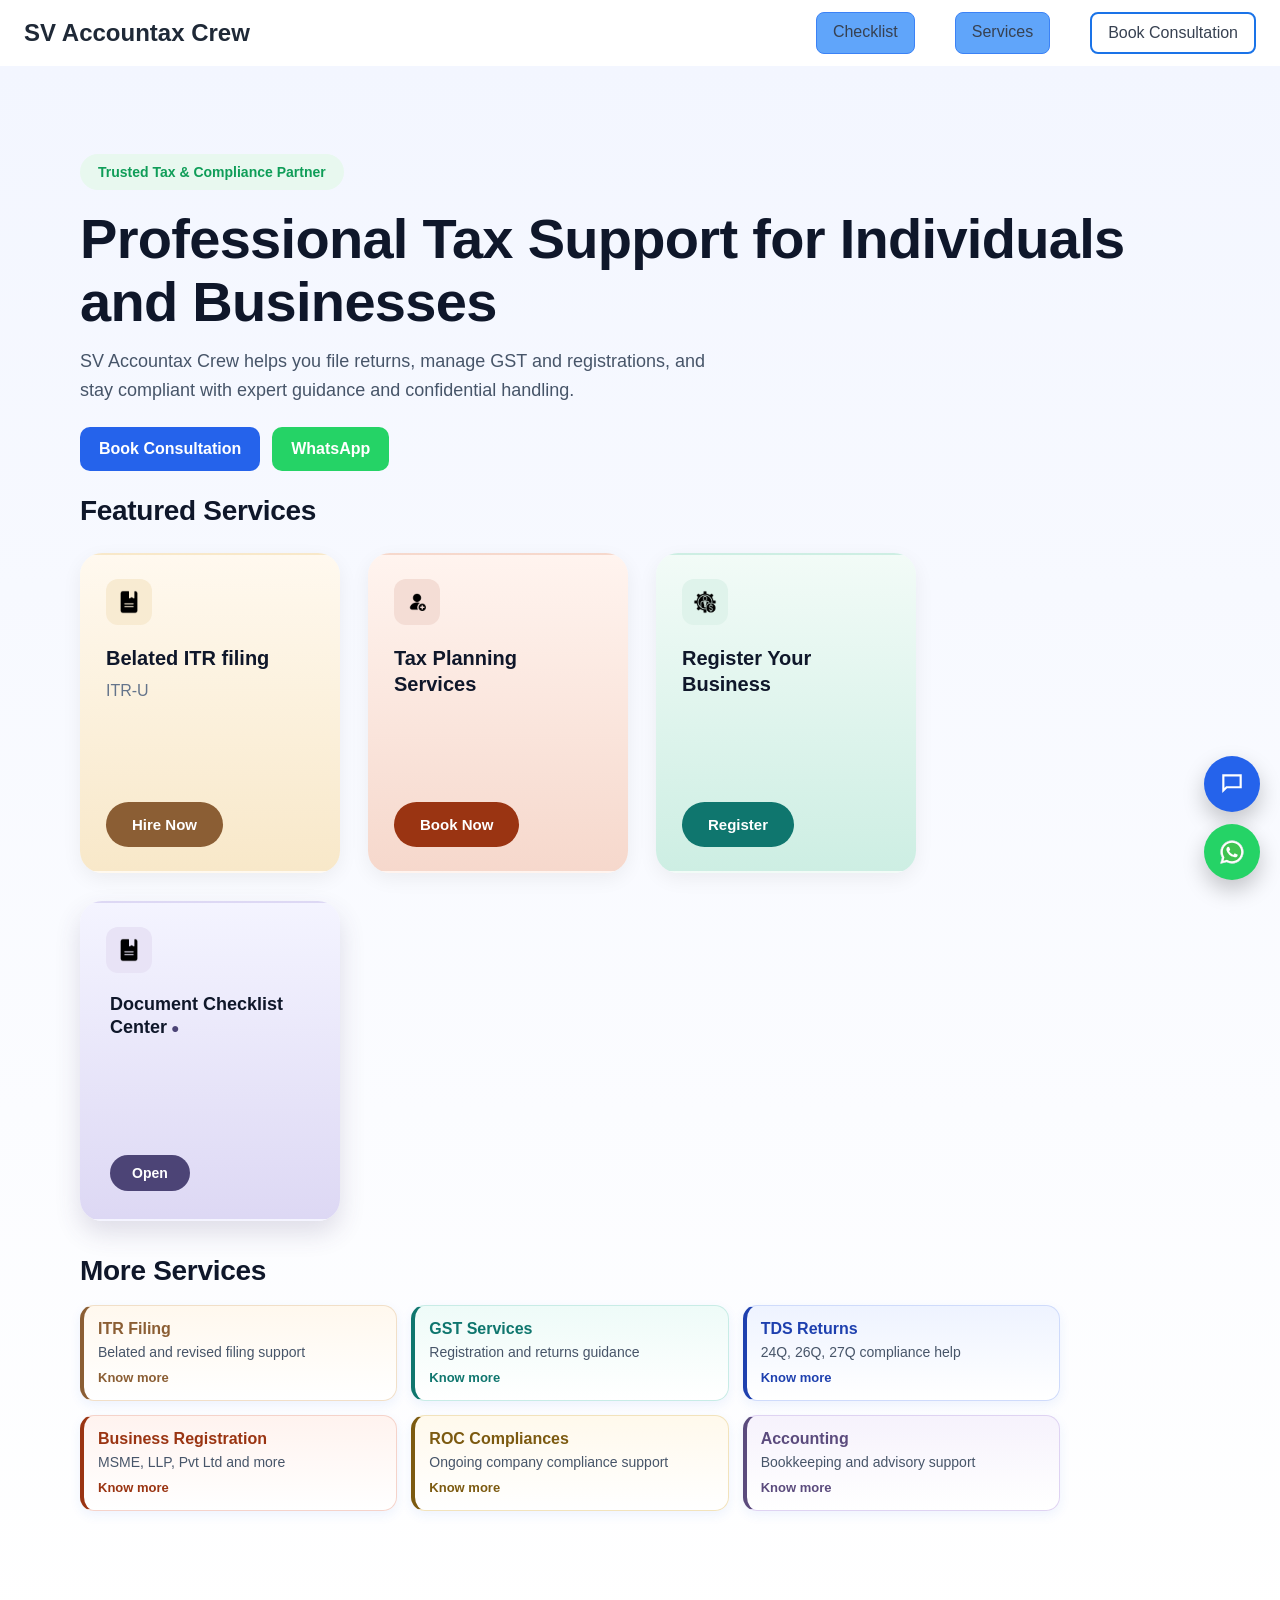
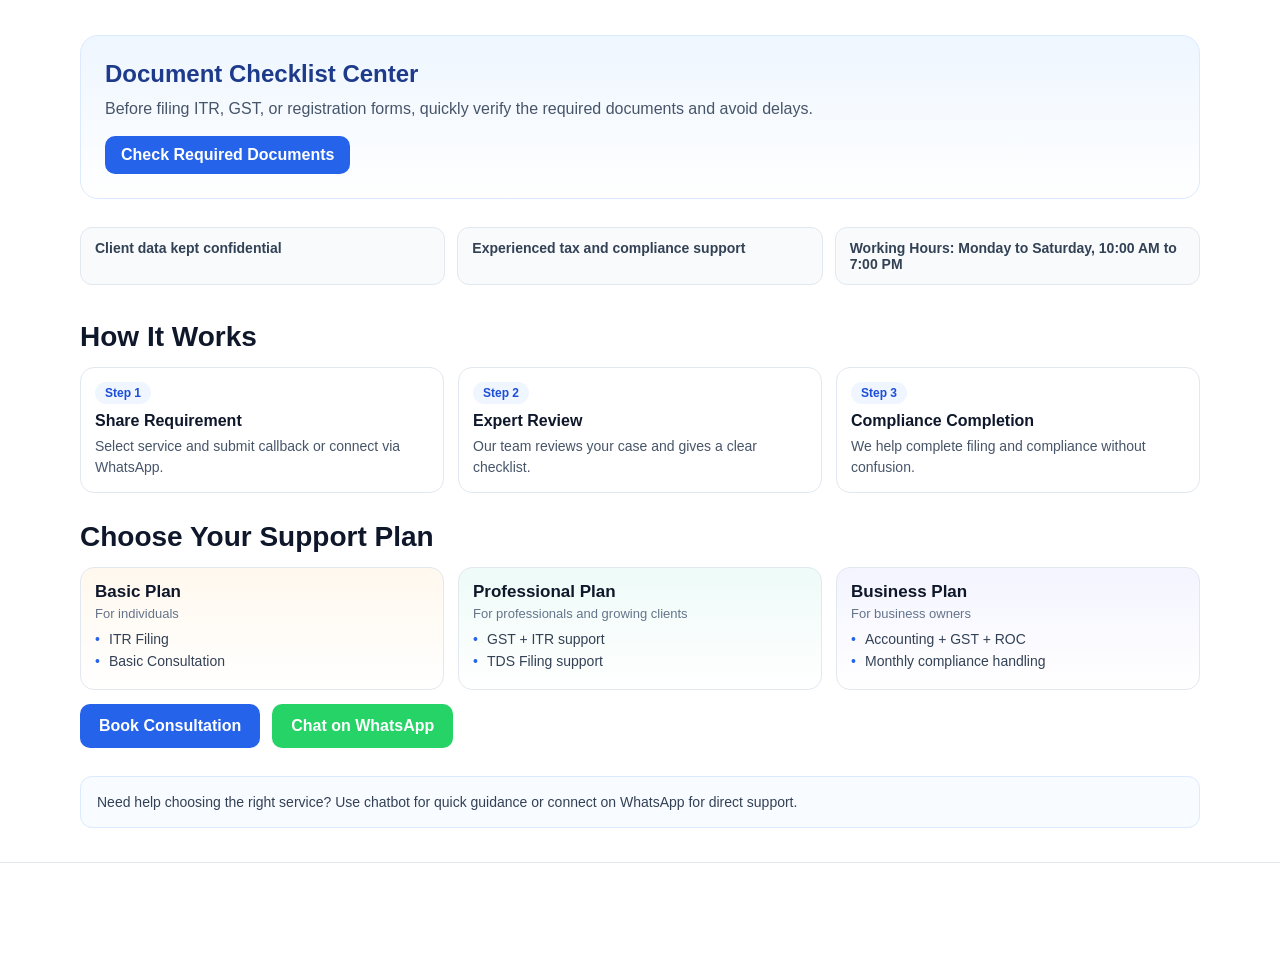
<file: index.html>
<!DOCTYPE html>
<html lang="en">
<head>
  <meta charset="UTF-8">
  <meta name="viewport" content="width=device-width, initial-scale=1.0">
  <title>SV Accountax Crew</title>
  <link rel="stylesheet" href="style.css">
</head>
<body>

<nav class="navbar">
  <div class="logo">SV Accountax Crew</div>

  <div class="nav-links">
    <a href="document-checklist.html" class="nav-link is-loading-link">Checklist</a>
    <a href="tax-planning.html" class="nav-link is-loading-link">Services</a>
    <a href="consultation.html" class="get-started is-loading-link">Book Consultation</a>
  </div>
</nav>

<section class="hero home-animate">
  <div class="hero-content">
    <div class="badge">
      Trusted Tax & Compliance Partner
    </div>

    <h1>Professional Tax Support for Individuals and Businesses</h1>

    <p class="hero-subtext">
      SV Accountax Crew helps you file returns, manage GST and registrations,
      and stay compliant with expert guidance and confidential handling.
    </p>

    <div class="hero-actions">
      <a href="consultation.html" class="hero-btn hero-btn-primary is-loading-link">Book Consultation</a>
      <a
        href="https://wa.me/919676359019?text=Hi%20I%20need%20tax%20assistance"
        target="_blank"
        rel="noopener noreferrer"
        class="hero-btn hero-btn-whatsapp"
      >WhatsApp</a>
    </div>

    <h2 class="featured-heading">Featured Services</h2>
    <div class="cards">

      <div class="card yellow">
        <div class="card-content">
          <div class="card-badge purple">Revised Filing by Experts</div>
          <div class="icon">
            <img src="icons/document.png" width="24" height="24" decoding="async">
          </div>
          <h3>Belated ITR filing</h3>
          <p>ITR-U</p>
        </div>
        <a href="belated-itr.html" class="btn-link">
          <button>Hire Now</button>
        </a>
      </div>

      <div class="card peach">
        <div class="card-content">
          <div class="card-badge blue">Max Tax Savings Guaranteed</div>
          <div class="icon">
            <img src="icons/register.png" width="24" height="24" decoding="async">
          </div>
          <h3>Tax Planning Services</h3>
          <p>&nbsp;</p>
        </div>
        <a href="tax-planning.html" class="btn-link">
          <button>Book Now</button>
        </a>
      </div>

      <div class="card orange">
        <div class="card-content">
          <div class="card-badge green">Easy & Fast Registration</div>
          <div class="icon">
            <img src="icons/bussiness.png" width="24" height="24" decoding="async">
          </div>
          <h3>Register Your Business</h3>
          <p>&nbsp;</p>
        </div>
        <a href="register-business.html" class="btn-link">
          <button>Register</button>
        </a>
      </div>

      <div class="card cyan">
        <div class="card-content">
          <div class="card-badge green">All Required Docs in One Place</div>
          <div class="icon">
            <img src="icons/document.png" width="24" height="24" decoding="async">
          </div>
          <h3>Document Checklist Center</h3>
          <p>&nbsp;</p>
        </div>
        <a href="document-checklist.html" class="btn-link">
          <button>Open</button>
        </a>
      </div>

    </div>

    <div class="quick-services-wrap home-animate delay-1">
      <h2 class="featured-heading">More Services</h2>
      <div class="quick-services">
        <a href="belated-itr.html" class="quick-service-card is-loading-link">
          <h4>ITR Filing</h4>
          <p>Belated and revised filing support</p>
          <span>Know more</span>
        </a>
      <a href="tax-planning.html?service=GST%20Returns%20Filing" class="quick-service-card is-loading-link">
        <h4>GST Services</h4>
        <p>Registration and returns guidance</p>
        <span>Know more</span>
      </a>
      <a href="tax-planning.html?service=TDS%20Returns" class="quick-service-card is-loading-link">
        <h4>TDS Returns</h4>
        <p>24Q, 26Q, 27Q compliance help</p>
        <span>Know more</span>
      </a>
        <a href="register-business.html" class="quick-service-card is-loading-link">
          <h4>Business Registration</h4>
          <p>MSME, LLP, Pvt Ltd and more</p>
          <span>Know more</span>
        </a>
      <a href="register-business.html?service=ROC%20Compliances" class="quick-service-card is-loading-link">
        <h4>ROC Compliances</h4>
        <p>Ongoing company compliance support</p>
        <span>Know more</span>
      </a>
      <a href="register-business.html?service=Accounting%20%26%20Bookkeeping" class="quick-service-card is-loading-link">
        <h4>Accounting</h4>
        <p>Bookkeeping and advisory support</p>
        <span>Know more</span>
      </a>
      </div>
    </div>
  </div>
</section>

<section class="checklist-highlight home-animate delay-1">
  <div class="checklist-card">
    <h2>Document Checklist Center</h2>
    <p>
      Before filing ITR, GST, or registration forms, quickly verify the required documents
      and avoid delays.
    </p>
    <a href="document-checklist.html" class="checklist-btn is-loading-link">Check Required Documents</a>
  </div>
</section>

<section class="trust-strip home-animate delay-2">
  <div class="trust-item">Client data kept confidential</div>
  <div class="trust-item">Experienced tax and compliance support</div>
  <div class="trust-item">Working Hours: Monday to Saturday, 10:00 AM to 7:00 PM</div>
</section>

<section class="home-journey home-animate delay-2">
  <h2>How It Works</h2>
  <div class="journey-grid">
    <div class="journey-card">
      <span class="journey-step">Step 1</span>
      <h3>Share Requirement</h3>
      <p>Select service and submit callback or connect via WhatsApp.</p>
    </div>
    <div class="journey-card">
      <span class="journey-step">Step 2</span>
      <h3>Expert Review</h3>
      <p>Our team reviews your case and gives a clear checklist.</p>
    </div>
    <div class="journey-card">
      <span class="journey-step">Step 3</span>
      <h3>Compliance Completion</h3>
      <p>We help complete filing and compliance without confusion.</p>
    </div>
  </div>
</section>

<section class="plans-preview home-animate delay-3">
  <h2>Choose Your Support Plan</h2>
  <div class="plans-grid">
    <div class="plan-mini basic">
      <h3>Basic Plan</h3>
      <p>For individuals</p>
      <ul>
        <li>ITR Filing</li>
        <li>Basic Consultation</li>
      </ul>
    </div>
    <div class="plan-mini pro">
      <h3>Professional Plan</h3>
      <p>For professionals and growing clients</p>
      <ul>
        <li>GST + ITR support</li>
        <li>TDS Filing support</li>
      </ul>
    </div>
    <div class="plan-mini business">
      <h3>Business Plan</h3>
      <p>For business owners</p>
      <ul>
        <li>Accounting + GST + ROC</li>
        <li>Monthly compliance handling</li>
      </ul>
    </div>
  </div>
  <div class="plans-cta">
    <a href="consultation.html" class="hero-btn hero-btn-primary is-loading-link">Book Consultation</a>
    <a href="https://wa.me/919676359019?text=Hi%20I%20need%20help%20choosing%20a%20plan" target="_blank" rel="noopener noreferrer" class="hero-btn hero-btn-whatsapp">Chat on WhatsApp</a>
  </div>
</section>

<section class="assistant-note home-animate delay-3">
  <p>
    Need help choosing the right service? Use chatbot for quick guidance or connect on WhatsApp for direct support.
  </p>
</section>

<div id="chatbot-container" class="chatbot hidden">
  <div class="chat-header">
    <span class="chat-brand">SV Accountax Crew</span>
    <div class="chat-header-actions">
      <button id="chat-lang-en" type="button" class="chat-lang-btn active" onclick="setChatLanguage('en')">EN</button>
      <button id="chat-lang-te" type="button" class="chat-lang-btn" onclick="setChatLanguage('te')">తెలుగు</button>
      <button type="button" class="chat-close-btn" onclick="toggleChat()">✕</button>
    </div>
  </div>

  <div id="chat-messages" class="chat-body">
    <div id="suggestions" class="quick-replies"></div>
  </div>

  <div class="chat-input">
    <input id="chat-input" placeholder="Type a message…"
           onkeypress="if(event.key==='Enter') sendMessage()">
    <button id="chat-send-btn" onclick="sendMessage()">Send</button>
  </div>
</div>

<div class="floating-actions">

  <button class="chat-bubble" onclick="toggleChat(); startChat();">
    <svg width="26" height="26" viewBox="0 0 24 24" fill="none">
      <path d="M4 4h16v11H7l-3 3V4z"
            stroke="white"
            stroke-width="2"/>
    </svg>
  </button>

  <a
    href="https://wa.me/919676359019?text=Hi%20I%20need%20tax%20assistance"
    class="whatsapp-float"
    target="_blank"
    aria-label="Chat with us on WhatsApp"
  >
    <span class="wa-tooltip">Chat with us</span>
    <img
      src="icons/whatsapp.svg"
      alt="WhatsApp"
      width="28"
      height="28"
      decoding="async"
    />
  </a>

</div>

<footer class="site-footer">
  <div class="footer-links">
    <a href="document-checklist.html">Document Checklist Center</a>
    <a href="privacy-policy.html">Privacy Policy</a>
    <a href="terms-and-conditions.html">Terms & Conditions</a>
    <a href="data-confidentiality.html">Data Confidentiality</a>
  </div>
  <div class="footer-contact">
    <span>Phone: +91 9676359019</span>
    <span>Email: svatcrew@outlook.com</span>
    <span>Mon-Sat: 10:00 AM - 7:00 PM</span>
  </div>
  <p>All services and payments are handled offline by SV Accountax Crew.</p>
</footer>

<div class="mobile-contact-bar">
  <a href="tel:+919676359019">Call</a>
  <a href="https://wa.me/919676359019?text=Hi%20I%20need%20tax%20assistance" target="_blank" rel="noopener noreferrer">WhatsApp</a>
</div>

<script src="js/chatbot.js"></script>
<script>
document.querySelectorAll(".is-loading-link").forEach((link) => {
  link.addEventListener("click", () => {
    link.classList.add("loading");
  });
});

window.addEventListener("pageshow", () => {
  document.querySelectorAll(".is-loading-link.loading").forEach((link) => {
    link.classList.remove("loading");
  });
});
</script>

</body>
</html>
</file>
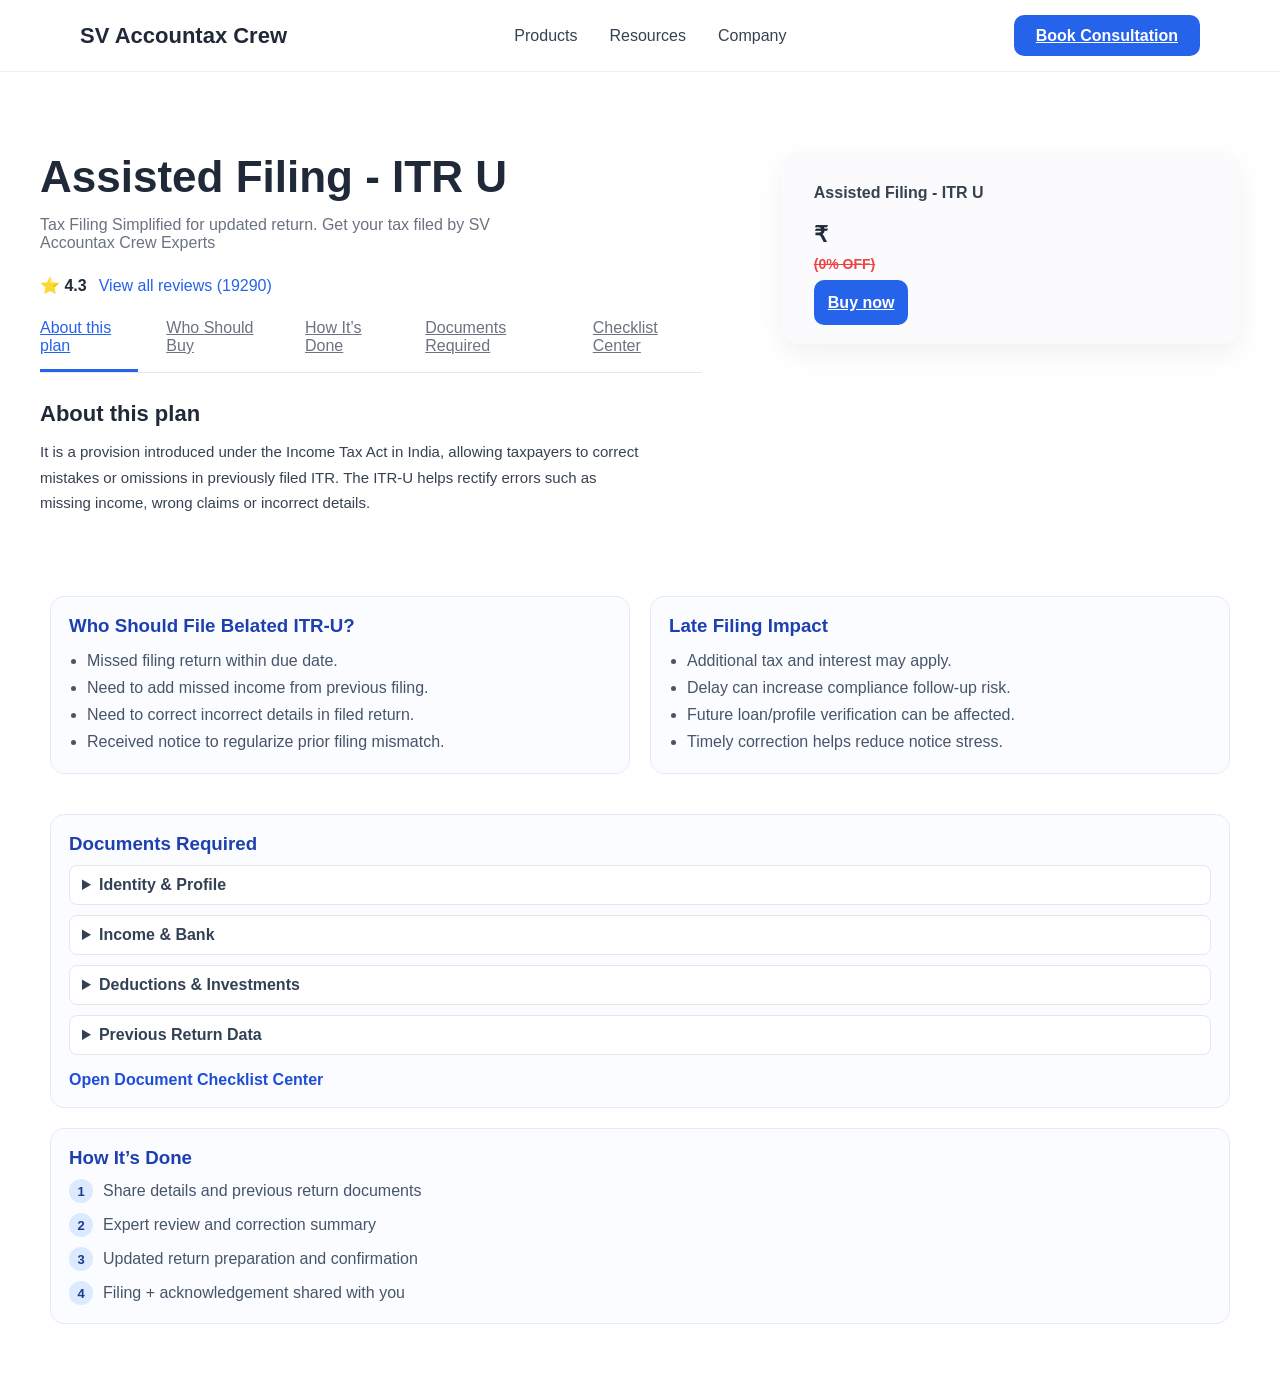
<file: belated-itr.html>
<!DOCTYPE html>
<html lang="en">
<head>
    <meta charset="UTF-8">
    <meta name="viewport" content="width=device-width, initial-scale=1.0">
    <title>Assisted Filing - ITR U</title>
    <link rel="stylesheet" href="page2.css">
</head>

<body>

<nav class="navbar">
    <div class="nav-left">
        <span class="logo">SV Accountax Crew</span>
    </div>

    <ul class="nav-center">
        <li class="dropdown">Products</li>
        <li class="dropdown">Resources</li>
        <li class="dropdown">Company</li>
    </ul>

   <div class="nav-right">
        <a href="consultation.html" class="btn-primary">Book Consultation</a>
   </div>

</nav>

<section class="hero">
    <div class="hero-left">
        <h1>Assisted Filing - ITR U</h1>

        <p class="hero-subtext">
            Tax Filing Simplified for updated return. Get your tax filed by SV Accountax Crew Experts
        </p>

        <div class="rating">
            <span class="rating-score">⭐ 4.3</span>
            <a class="rating-reviews">View all reviews (19290)</a>
        </div>

        <div class="hero-links">
            <a class="active" href="#about-plan">About this plan</a>
            <a href="#who-should-buy">Who Should Buy</a>
            <a href="#how-its-done">How It’s Done</a>
            <a href="#documents-required">Documents Required</a>
            <a href="document-checklist.html">Checklist Center</a>
        </div>

        <div class="hero-description" id="about-plan">
            <h3>About this plan</h3>
            <p>
                It is a provision introduced under the Income Tax Act in India, allowing taxpayers
                to correct mistakes or omissions in previously filed ITR. The ITR-U helps rectify
                errors such as missing income, wrong claims or incorrect details.
            </p>
        </div>
    </div>

    <div class="hero-right">
        <div class="price-card">
            <h4>Assisted Filing - ITR U</h4>

            <div class="price">
                <span class="currency">₹</span>
               <!-- <span class="current">7,499</span> -->
            </div>

            <div class="old-price">
            <!--<span>₹7,499</span>-->
                <span class="discount">(0% OFF)</span>
            </div>

            <a href="https://wa.me/919676359019?text=Hi%20I%20need%20help%20with%20Belated%20ITR%20filing%20(ITR-U)." class="btn-primary btn-full" target="_blank" rel="noopener">Buy now</a>
        </div>
    </div>
</section>

<section class="itr-extensions">
    <div class="ext-grid">
        <div class="ext-card" id="who-should-buy">
            <h3>Who Should File Belated ITR-U?</h3>
            <ul>
                <li>Missed filing return within due date.</li>
                <li>Need to add missed income from previous filing.</li>
                <li>Need to correct incorrect details in filed return.</li>
                <li>Received notice to regularize prior filing mismatch.</li>
            </ul>
        </div>
        <div class="ext-card">
            <h3>Late Filing Impact</h3>
            <ul>
                <li>Additional tax and interest may apply.</li>
                <li>Delay can increase compliance follow-up risk.</li>
                <li>Future loan/profile verification can be affected.</li>
                <li>Timely correction helps reduce notice stress.</li>
            </ul>
        </div>
    </div>

    <div class="ext-card" id="documents-required">
        <h3>Documents Required</h3>
        <details>
            <summary>Identity & Profile</summary>
            <p>PAN, Aadhaar, mobile and email linked to income tax portal.</p>
        </details>
        <details>
            <summary>Income & Bank</summary>
            <p>Form 16/salary slips, bank statements, and other income proofs.</p>
        </details>
        <details>
            <summary>Deductions & Investments</summary>
            <p>Proofs for 80C/80D, loan statements, and deduction documents.</p>
        </details>
        <details>
            <summary>Previous Return Data</summary>
            <p>Earlier ITR acknowledgement and any notice/communication copies.</p>
        </details>
        <a href="document-checklist.html" class="ext-btn">Open Document Checklist Center</a>
    </div>

    <div class="ext-card" id="how-its-done">
        <h3>How It’s Done</h3>
        <div class="timeline">
            <div><span>1</span> Share details and previous return documents</div>
            <div><span>2</span> Expert review and correction summary</div>
            <div><span>3</span> Updated return preparation and confirmation</div>
            <div><span>4</span> Filing + acknowledgement shared with you</div>
        </div>
    </div>
</section>

</body>
</html>
</file>
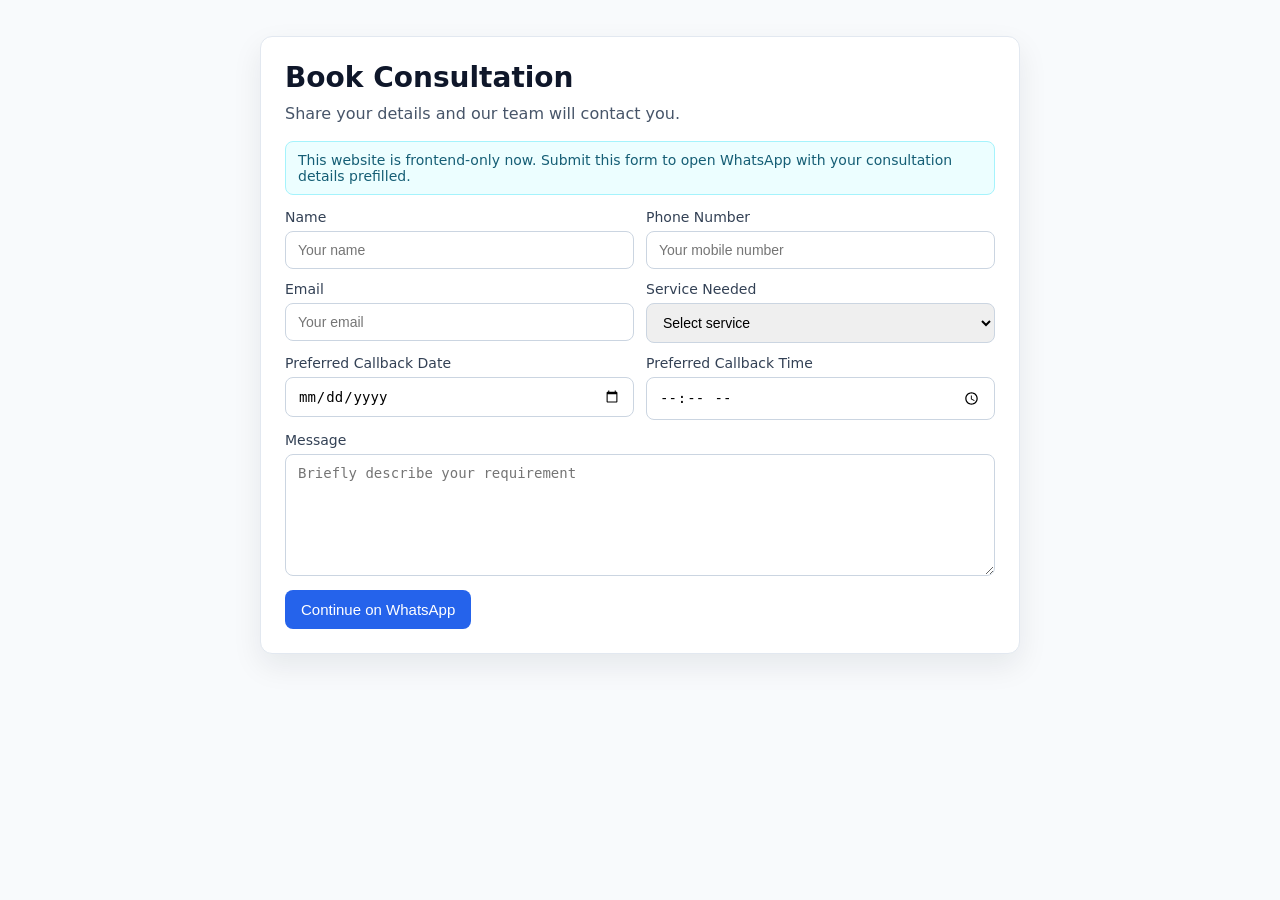
<file: consultation.html>
<!DOCTYPE html>
<html lang="en">
<head>
  <meta charset="UTF-8">
  <meta name="viewport" content="width=device-width, initial-scale=1.0">
  <title>Book Consultation | SV Accountax Crew</title>
  <style>
    body {
      margin: 0;
      font-family: system-ui, -apple-system, "Segoe UI", Roboto, sans-serif;
      background: #f8fafc;
      color: #0f172a;
    }
    .wrap {
      max-width: 760px;
      margin: 36px auto;
      padding: 0 16px;
    }
    .card {
      background: #fff;
      border: 1px solid #e2e8f0;
      border-radius: 12px;
      padding: 24px;
      box-shadow: 0 12px 30px rgba(15, 23, 42, 0.08);
    }
    h1 {
      margin: 0 0 10px;
      font-size: 28px;
    }
    p {
      margin: 0 0 18px;
      color: #475569;
    }
    .grid {
      display: grid;
      grid-template-columns: 1fr 1fr;
      gap: 12px;
    }
    .field {
      display: flex;
      flex-direction: column;
      gap: 6px;
    }
    .field.full {
      grid-column: span 2;
    }
    label {
      font-size: 14px;
      color: #334155;
    }
    input, select, textarea {
      border: 1px solid #cbd5e1;
      border-radius: 8px;
      padding: 10px 12px;
      font-size: 14px;
    }
    textarea {
      min-height: 100px;
      resize: vertical;
    }
    .alert {
      background: #ecfeff;
      border: 1px solid #a5f3fc;
      color: #155e75;
      border-radius: 8px;
      padding: 10px 12px;
      margin-bottom: 14px;
      font-size: 14px;
    }
    .alert.warn {
      background: #fef3c7;
      border-color: #fde68a;
      color: #92400e;
    }
    button {
      background: #2563eb;
      color: #fff;
      border: none;
      border-radius: 8px;
      padding: 11px 16px;
      font-size: 15px;
      cursor: pointer;
      margin-top: 14px;
    }
    @media (max-width: 720px) {
      .grid {
        grid-template-columns: 1fr;
      }
      .field.full {
        grid-column: span 1;
      }
    }
  </style>
</head>
<body>
  <div class="wrap">
    <div class="card">
      <h1>Book Consultation</h1>
      <p>Share your details and our team will contact you.</p>

      <div class="alert">This website is frontend-only now. Submit this form to open WhatsApp with your consultation details prefilled.</div>

      <form id="consultation-form">

        <div class="grid">
          <div class="field">
            <label>Name</label>
            <input type="text" name="name" placeholder="Your name">
          </div>
          <div class="field">
            <label>Phone Number</label>
            <input type="text" name="phone" placeholder="Your mobile number">
          </div>
          <div class="field">
            <label>Email</label>
            <input type="email" name="email" placeholder="Your email">
          </div>
          <div class="field">
            <label>Service Needed</label>
            <select name="service">
              <option value="">Select service</option>
              <option>ITR Filing</option>
              <option>GST Registration</option>
              <option>GST Returns Filing</option>
              <option>TDS Returns</option>
              <option>MSME Registration</option>
              <option>IEC Registration</option>
              <option>Partnership / LLP / Pvt Ltd Registration</option>
              <option>ROC Compliances</option>
              <option>Accounting & Bookkeeping</option>
              <option>Audit & Assurance Support</option>
              <option>Business Advisory</option>
              <option>Project Reports for Loans</option>
            </select>
          </div>
          <div class="field">
            <label>Preferred Callback Date</label>
            <input type="date" name="preferred_date" id="preferred-date">
          </div>
          <div class="field">
            <label>Preferred Callback Time</label>
            <input type="time" name="preferred_time" id="preferred-time">
          </div>
          <div class="field full">
            <label>Message</label>
            <textarea name="message" placeholder="Briefly describe your requirement"></textarea>
          </div>
        </div>

        <button type="submit">Continue on WhatsApp</button>
      </form>
    </div>
  </div>
  <script>
    (() => {
      const form = document.getElementById("consultation-form");
      const preferredDateInput = document.getElementById("preferred-date");
      if (!form) return;

      if (preferredDateInput) {
        preferredDateInput.min = new Date().toISOString().split("T")[0];
      }

      form.addEventListener("submit", (event) => {
        event.preventDefault();

        const data = new FormData(form);
        const service = data.get("service") || "Consultation";
        const preferredDate = data.get("preferred_date") || "";
        const preferredTime = data.get("preferred_time") || "";
        const callbackSlot = [preferredDate, preferredTime].filter(Boolean).join(" ");
        const details = [
          "Hi, I want to book a consultation with SV Accountax Crew.",
          `Name: ${data.get("name") || ""}`,
          `Phone: ${data.get("phone") || ""}`,
          `Email: ${data.get("email") || ""}`,
          `Service Needed: ${service}`,
          `Preferred Callback Slot: ${callbackSlot}`,
          `Message: ${data.get("message") || ""}`
        ].join("\n");

        window.open(`https://wa.me/919676359019?text=${encodeURIComponent(details)}`, "_blank", "noopener");
      });
    })();
  </script>
</body>
</html>
</file>
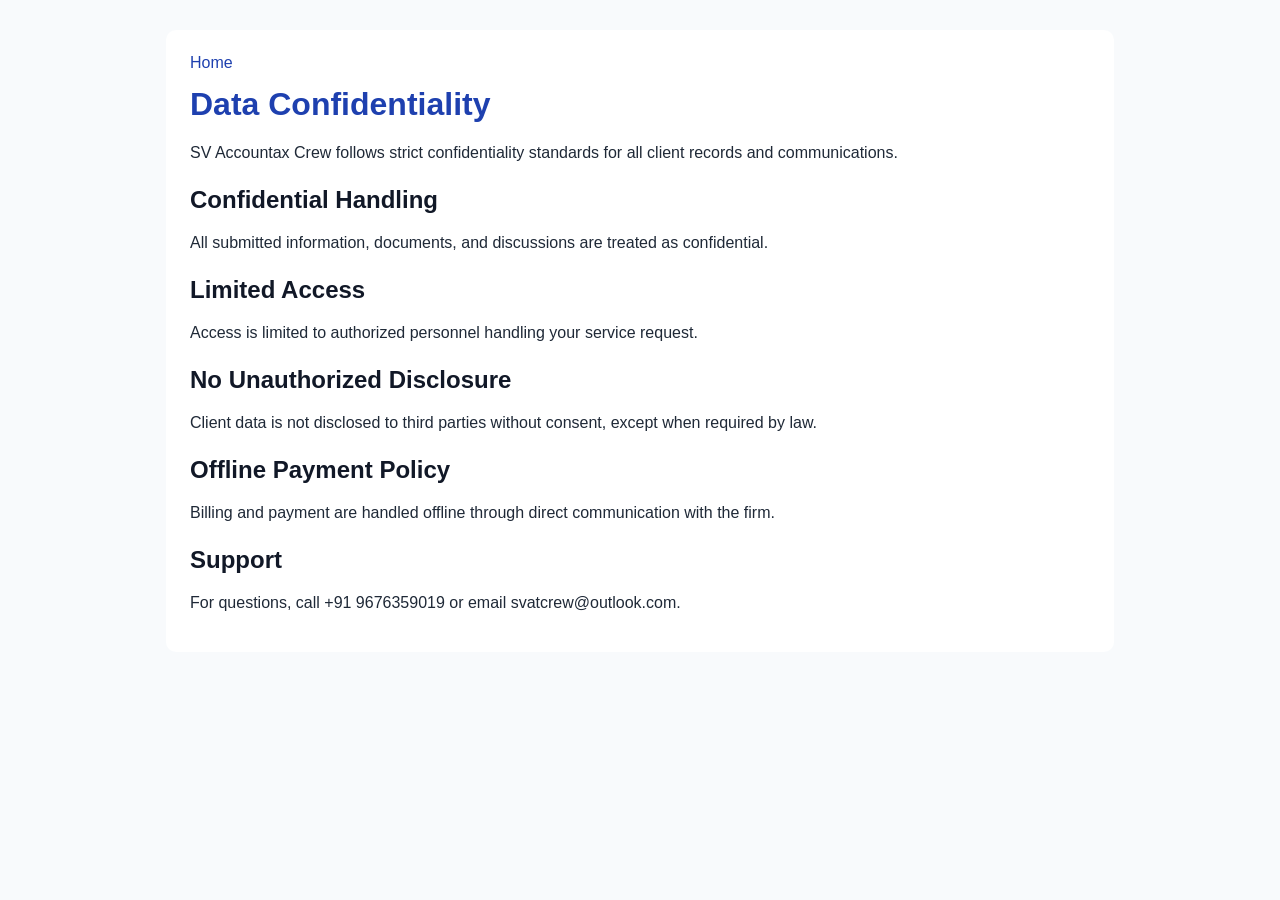
<file: data-confidentiality.html>
<!DOCTYPE html>
<html lang="en">
<head>
  <meta charset="UTF-8">
  <meta name="viewport" content="width=device-width, initial-scale=1.0">
  <title>Data Confidentiality | SV Accountax Crew</title>
  <style>
    body { font-family: Arial, sans-serif; background: #f8fafc; color: #1f2937; margin: 0; }
    .wrap { max-width: 900px; margin: 30px auto; padding: 24px; background: #fff; border-radius: 10px; }
    h1 { color: #1e40af; margin-top: 0; }
    h2 { color: #111827; margin-top: 24px; }
    a { color: #1e40af; text-decoration: none; }
    .top { margin-bottom: 14px; }
  </style>
</head>
<body>
  <div class="wrap">
    <div class="top"><a href="index.html">Home</a></div>
    <h1>Data Confidentiality</h1>
    <p>SV Accountax Crew follows strict confidentiality standards for all client records and communications.</p>
    <h2>Confidential Handling</h2>
    <p>All submitted information, documents, and discussions are treated as confidential.</p>
    <h2>Limited Access</h2>
    <p>Access is limited to authorized personnel handling your service request.</p>
    <h2>No Unauthorized Disclosure</h2>
    <p>Client data is not disclosed to third parties without consent, except when required by law.</p>
    <h2>Offline Payment Policy</h2>
    <p>Billing and payment are handled offline through direct communication with the firm.</p>
    <h2>Support</h2>
    <p>For questions, call +91 9676359019 or email svatcrew@outlook.com.</p>
  </div>
</body>
</html>
</file>
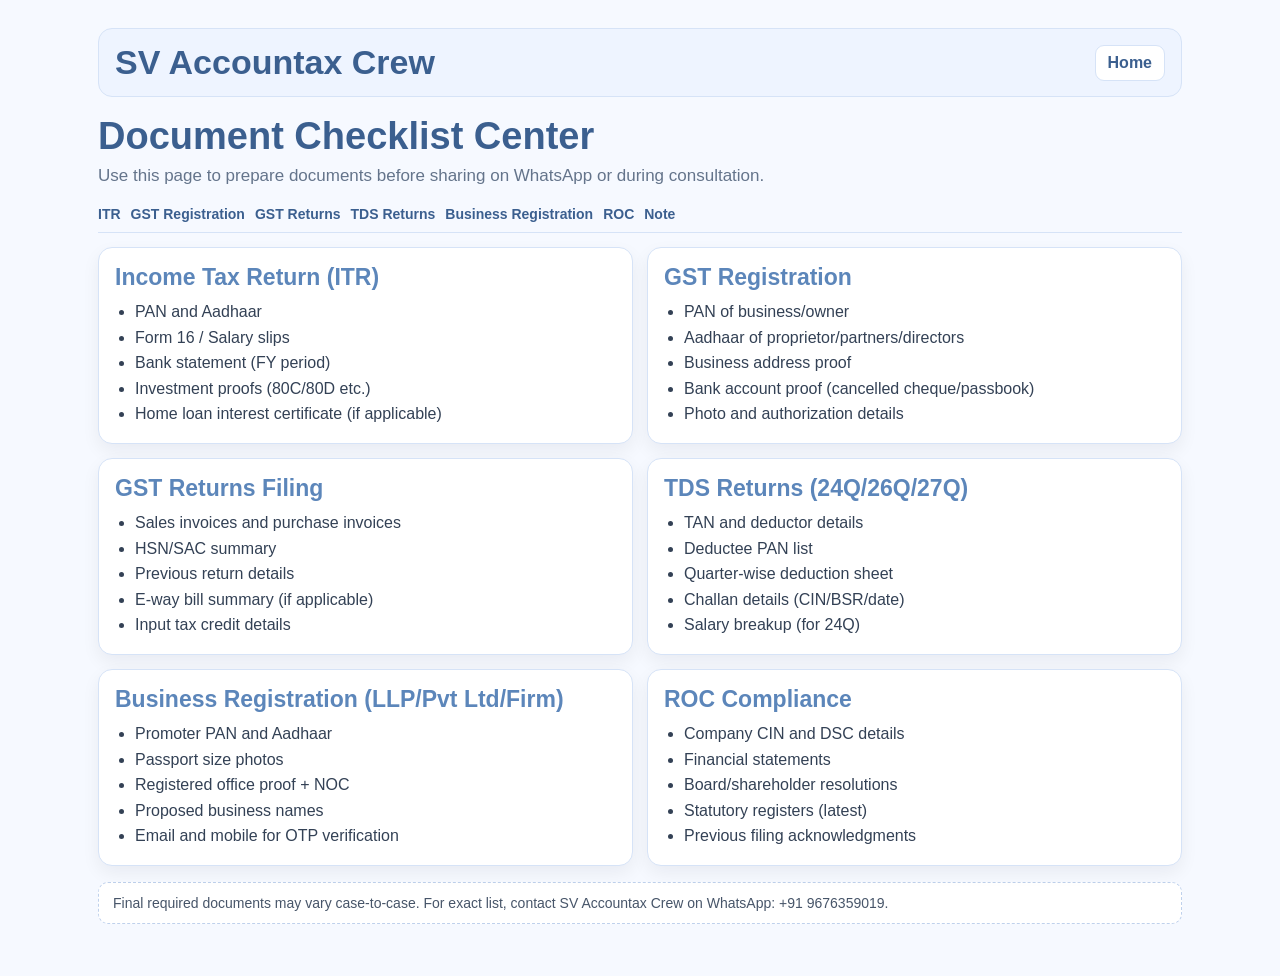
<file: document-checklist.html>
<!DOCTYPE html>
<html lang="en">
<head>
  <meta charset="UTF-8">
  <meta name="viewport" content="width=device-width, initial-scale=1.0">
  <title>Document Checklist Center | SV Accountax Crew</title>
  <style>
    :root {
      --bg: #f6f9ff;
      --panel: #eef4ff;
      --line: #d6e3f7;
      --text: #334155;
      --muted: #64748b;
      --accent: #5c86ba;
    }
    * { box-sizing: border-box; }
    body {
      margin: 0;
      font-family: "Segoe UI", Tahoma, sans-serif;
      background: var(--bg);
      color: var(--text);
    }
    html {
      scroll-behavior: smooth;
    }
    .wrap {
      max-width: 1120px;
      margin: 28px auto;
      padding: 0 18px 24px;
    }
    .topbar {
      display: flex;
      justify-content: space-between;
      align-items: center;
      background: var(--panel);
      border: 1px solid var(--line);
      border-radius: 14px;
      padding: 14px 16px;
      margin-bottom: 18px;
    }
    .brand {
      font-size: 34px;
      font-weight: 700;
      color: #3b5f8f;
    }
    .home-link {
      text-decoration: none;
      color: #3b5f8f;
      border: 1px solid var(--line);
      border-radius: 9px;
      padding: 8px 12px;
      background: #fff;
      font-weight: 600;
    }
    h1 {
      margin: 0;
      font-size: 38px;
      color: #3b5f8f;
    }
    .sub {
      margin: 8px 0 20px;
      color: var(--muted);
      font-size: 17px;
    }
    .tabs {
      display: flex;
      gap: 10px;
      flex-wrap: wrap;
      border-bottom: 1px solid var(--line);
      padding-bottom: 10px;
      margin-bottom: 14px;
    }
    .tabs a {
      text-decoration: none;
      color: #3b5f8f;
      font-weight: 600;
      font-size: 14px;
    }
    .tabs a:hover {
      color: #2d4f7a;
    }
    .grid {
      display: grid;
      gap: 14px;
      grid-template-columns: repeat(2, minmax(280px, 1fr));
    }
    .card {
      background: #fff;
      border: 1px solid var(--line);
      border-radius: 14px;
      padding: 16px;
      box-shadow: 0 7px 18px rgba(15, 23, 42, 0.06);
    }
    .card h2 {
      margin: 0 0 8px;
      color: var(--accent);
      font-size: 23px;
    }
    ul {
      margin: 8px 0 0 20px;
      padding: 0;
      line-height: 1.6;
    }
    .note {
      margin-top: 16px;
      background: #fff;
      border: 1px dashed #bfd1ec;
      color: #475569;
      border-radius: 10px;
      padding: 12px 14px;
      font-size: 14px;
    }
    @media (max-width: 900px) {
      .grid { grid-template-columns: 1fr; }
      h1 { font-size: 30px; }
      .brand { font-size: 28px; }
    }
  </style>
</head>
<body>
  <div class="wrap">
    <div class="topbar">
      <div class="brand">SV Accountax Crew</div>
      <a class="home-link" href="index.html">Home</a>
    </div>

    <h1>Document Checklist Center</h1>
    <p class="sub">Use this page to prepare documents before sharing on WhatsApp or during consultation.</p>
    <div class="tabs">
      <a href="#itr">ITR</a>
      <a href="#gst-registration">GST Registration</a>
      <a href="#gst-returns">GST Returns</a>
      <a href="#tds">TDS Returns</a>
      <a href="#business-registration">Business Registration</a>
      <a href="#roc">ROC</a>
      <a href="#final-note">Note</a>
    </div>

    <div class="grid">
      <section class="card" id="itr">
        <h2>Income Tax Return (ITR)</h2>
        <ul>
          <li>PAN and Aadhaar</li>
          <li>Form 16 / Salary slips</li>
          <li>Bank statement (FY period)</li>
          <li>Investment proofs (80C/80D etc.)</li>
          <li>Home loan interest certificate (if applicable)</li>
        </ul>
      </section>

      <section class="card" id="gst-registration">
        <h2>GST Registration</h2>
        <ul>
          <li>PAN of business/owner</li>
          <li>Aadhaar of proprietor/partners/directors</li>
          <li>Business address proof</li>
          <li>Bank account proof (cancelled cheque/passbook)</li>
          <li>Photo and authorization details</li>
        </ul>
      </section>

      <section class="card" id="gst-returns">
        <h2>GST Returns Filing</h2>
        <ul>
          <li>Sales invoices and purchase invoices</li>
          <li>HSN/SAC summary</li>
          <li>Previous return details</li>
          <li>E-way bill summary (if applicable)</li>
          <li>Input tax credit details</li>
        </ul>
      </section>

      <section class="card" id="tds">
        <h2>TDS Returns (24Q/26Q/27Q)</h2>
        <ul>
          <li>TAN and deductor details</li>
          <li>Deductee PAN list</li>
          <li>Quarter-wise deduction sheet</li>
          <li>Challan details (CIN/BSR/date)</li>
          <li>Salary breakup (for 24Q)</li>
        </ul>
      </section>

      <section class="card" id="business-registration">
        <h2>Business Registration (LLP/Pvt Ltd/Firm)</h2>
        <ul>
          <li>Promoter PAN and Aadhaar</li>
          <li>Passport size photos</li>
          <li>Registered office proof + NOC</li>
          <li>Proposed business names</li>
          <li>Email and mobile for OTP verification</li>
        </ul>
      </section>

      <section class="card" id="roc">
        <h2>ROC Compliance</h2>
        <ul>
          <li>Company CIN and DSC details</li>
          <li>Financial statements</li>
          <li>Board/shareholder resolutions</li>
          <li>Statutory registers (latest)</li>
          <li>Previous filing acknowledgments</li>
        </ul>
      </section>
    </div>

    <div class="note" id="final-note">
      Final required documents may vary case-to-case. For exact list, contact SV Accountax Crew on WhatsApp: +91 9676359019.
    </div>
  </div>
</body>
</html>
</file>
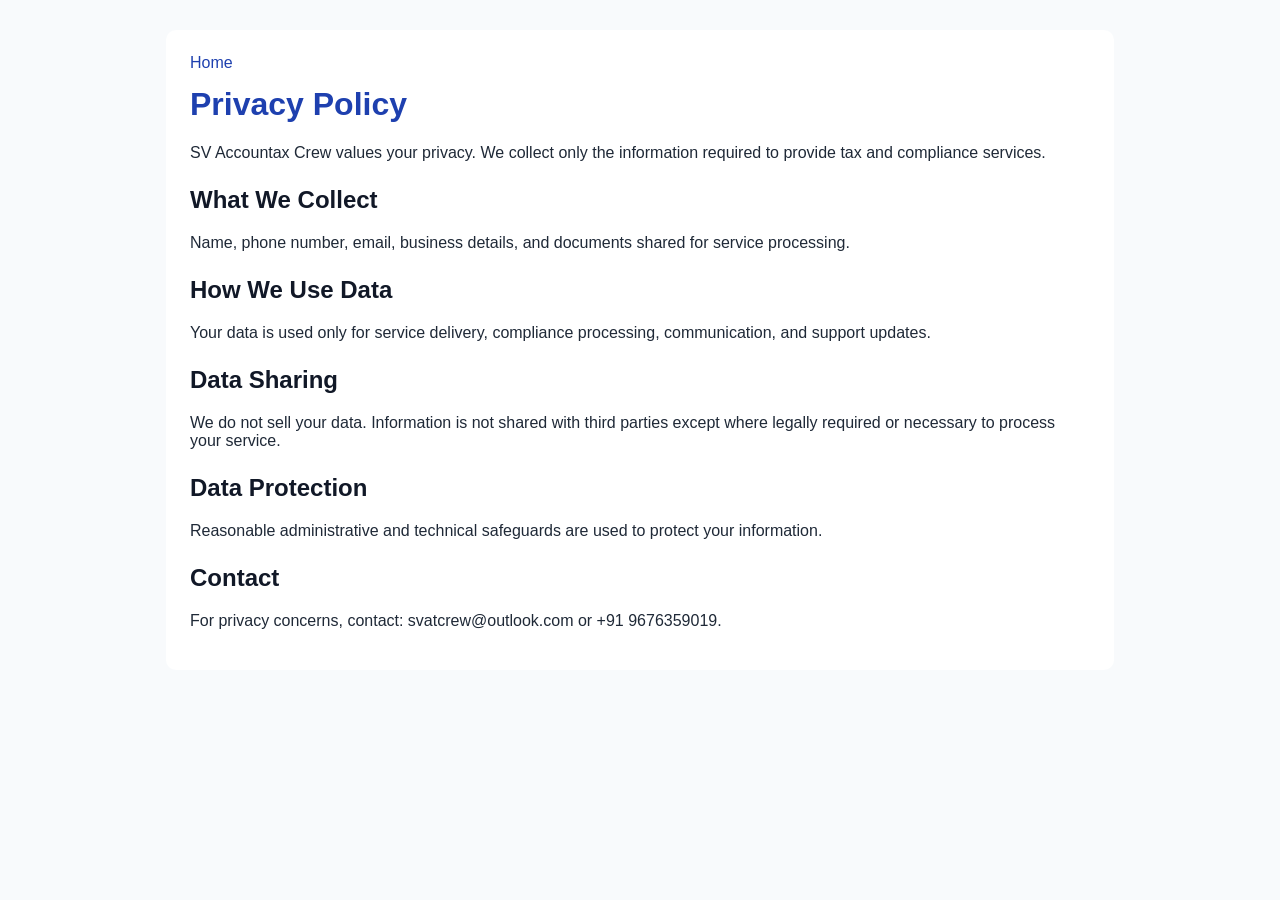
<file: privacy-policy.html>
<!DOCTYPE html>
<html lang="en">
<head>
  <meta charset="UTF-8">
  <meta name="viewport" content="width=device-width, initial-scale=1.0">
  <title>Privacy Policy | SV Accountax Crew</title>
  <style>
    body { font-family: Arial, sans-serif; background: #f8fafc; color: #1f2937; margin: 0; }
    .wrap { max-width: 900px; margin: 30px auto; padding: 24px; background: #fff; border-radius: 10px; }
    h1 { color: #1e40af; margin-top: 0; }
    h2 { color: #111827; margin-top: 24px; }
    a { color: #1e40af; text-decoration: none; }
    .top { margin-bottom: 14px; }
  </style>
</head>
<body>
  <div class="wrap">
    <div class="top"><a href="index.html">Home</a></div>
    <h1>Privacy Policy</h1>
    <p>SV Accountax Crew values your privacy. We collect only the information required to provide tax and compliance services.</p>
    <h2>What We Collect</h2>
    <p>Name, phone number, email, business details, and documents shared for service processing.</p>
    <h2>How We Use Data</h2>
    <p>Your data is used only for service delivery, compliance processing, communication, and support updates.</p>
    <h2>Data Sharing</h2>
    <p>We do not sell your data. Information is not shared with third parties except where legally required or necessary to process your service.</p>
    <h2>Data Protection</h2>
    <p>Reasonable administrative and technical safeguards are used to protect your information.</p>
    <h2>Contact</h2>
    <p>For privacy concerns, contact: svatcrew@outlook.com or +91 9676359019.</p>
  </div>
</body>
</html>
</file>
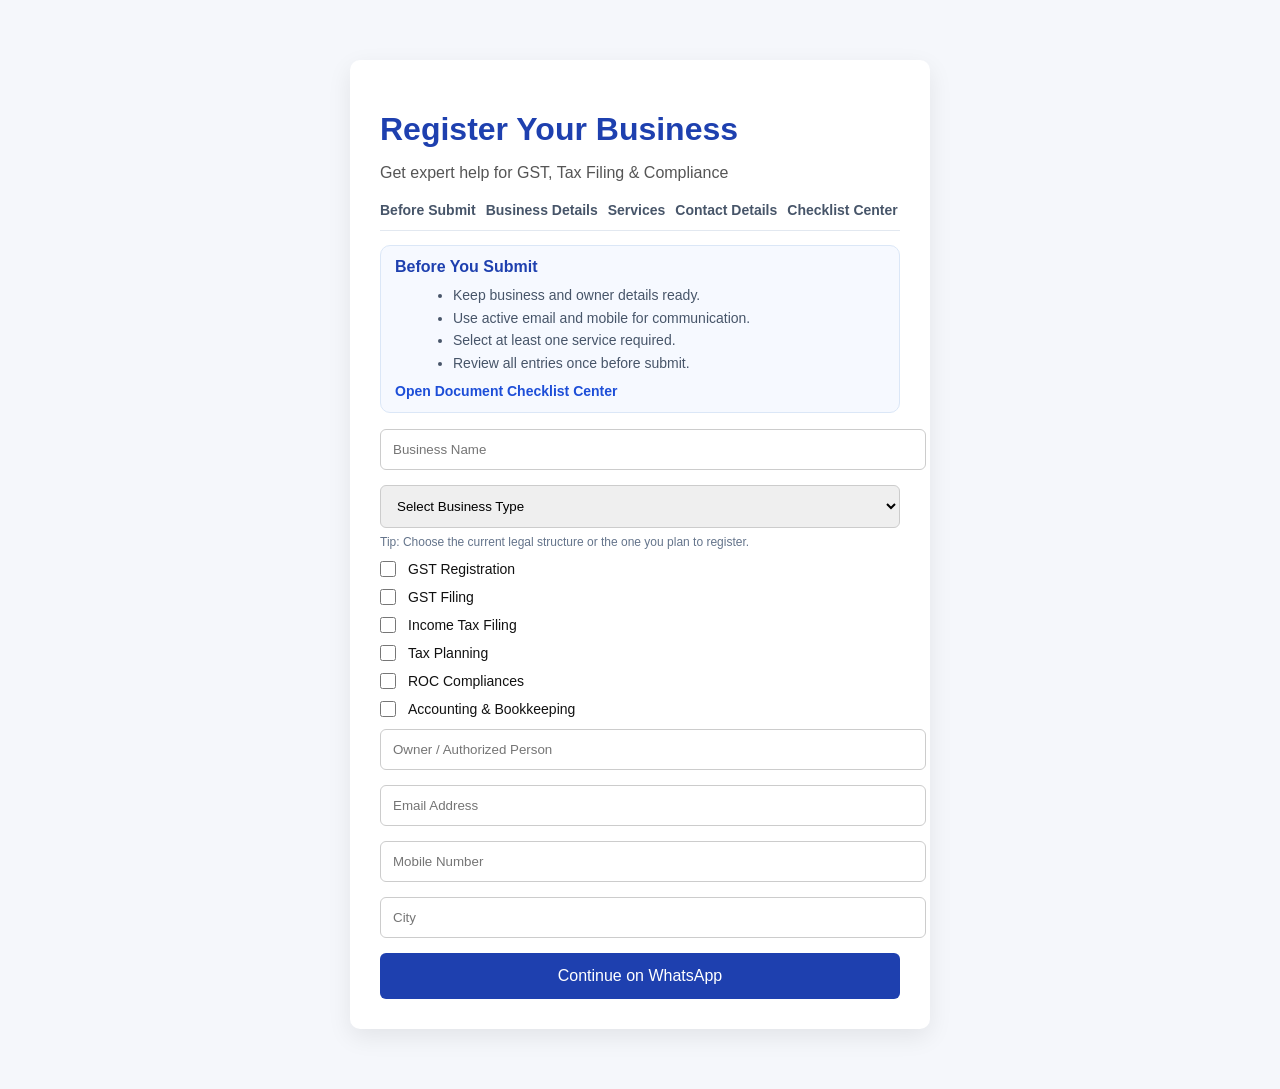
<file: register-business.html>
<!DOCTYPE html>
<html lang="en">
<head>
    <meta charset="UTF-8">
    <title>Register Your Business</title>
    <link rel="stylesheet" href="business.css">
</head>
<body>

<div class="container">
    <h1>Register Your Business</h1>
    <p class="subtitle">
        Get expert help for GST, Tax Filing & Compliance
    </p>
    <div class="form-tabs">
        <a href="#before-submit">Before Submit</a>
        <a href="#business-details">Business Details</a>
        <a href="#service-details">Services</a>
        <a href="#contact-details">Contact Details</a>
        <a href="document-checklist.html">Checklist Center</a>
    </div>

    <div class="precheck" id="before-submit">
        <h3>Before You Submit</h3>
        <ul>
            <li>Keep business and owner details ready.</li>
            <li>Use active email and mobile for communication.</li>
            <li>Select at least one service required.</li>
            <li>Review all entries once before submit.</li>
        </ul>
        <a href="document-checklist.html">Open Document Checklist Center</a>
    </div>

    <form id="business-form">
        <div id="business-details"></div>
        <input type="text" name="business_name" placeholder="Business Name" required>

        <select name="business_type" required>
            <option value="">Select Business Type</option>
            <option>Proprietorship</option>
            <option>Partnership</option>
            <option>LLP</option>
            <option>Private Limited</option>
            <option>Startup</option>
        </select>
        <small class="helper-text">Tip: Choose the current legal structure or the one you plan to register.</small>

        <div id="service-details"></div>
        <label class="checkbox">
            <input type="checkbox" name="services" value="GST Registration">
            GST Registration
        </label>

        <label class="checkbox">
            <input type="checkbox" name="services" value="GST Filing">
            GST Filing
        </label>

        <label class="checkbox">
            <input type="checkbox" name="services" value="Income Tax Filing">
            Income Tax Filing
        </label>

        <label class="checkbox">
            <input type="checkbox" name="services" value="Tax Planning">
            Tax Planning
        </label>

        <label class="checkbox">
            <input type="checkbox" name="services" value="ROC Compliances">
            ROC Compliances
        </label>

        <label class="checkbox">
            <input type="checkbox" name="services" value="Accounting & Bookkeeping">
            Accounting & Bookkeeping
        </label>

        <div id="contact-details"></div>
        <input type="text" name="owner_name" placeholder="Owner / Authorized Person" required>
        <input type="email" name="email" placeholder="Email Address" required>
        <input type="tel" name="phone" placeholder="Mobile Number" required>
        <input type="text" name="city" placeholder="City">

        <button type="submit">Continue on WhatsApp</button>


    </form>
</div>

<script>
(() => {
    const form = document.getElementById("business-form");
    const params = new URLSearchParams(window.location.search);
    const requestedService = params.get("service");
    if (requestedService) {
        const normalized = requestedService.trim().toLowerCase();
        const serviceCheckboxes = document.querySelectorAll('input[name="services"]');
        let found = false;
        serviceCheckboxes.forEach((checkbox) => {
            if (checkbox.value.trim().toLowerCase() === normalized) {
                checkbox.checked = true;
                found = true;
            }
        });

        if (found) {
            document.getElementById("service-details")?.scrollIntoView({ behavior: "smooth", block: "start" });
        }
    }

    form?.addEventListener("submit", (event) => {
        event.preventDefault();
        const data = new FormData(form);
        const selectedServices = [...document.querySelectorAll('input[name="services"]:checked')].map((checkbox) => checkbox.value).join(", ");
        const message = [
            "Hi, I want help with business registration/compliance.",
            `Business Name: ${data.get("business_name") || ""}`,
            `Business Type: ${data.get("business_type") || ""}`,
            `Services: ${selectedServices || "Not selected"}`,
            `Owner / Authorized Person: ${data.get("owner_name") || ""}`,
            `Email: ${data.get("email") || ""}`,
            `Phone: ${data.get("phone") || ""}`,
            `City: ${data.get("city") || ""}`
        ].join("\n");
        window.open(`https://wa.me/919676359019?text=${encodeURIComponent(message)}`, "_blank", "noopener");
    });
})();
</script>

</body>
</html>
</file>
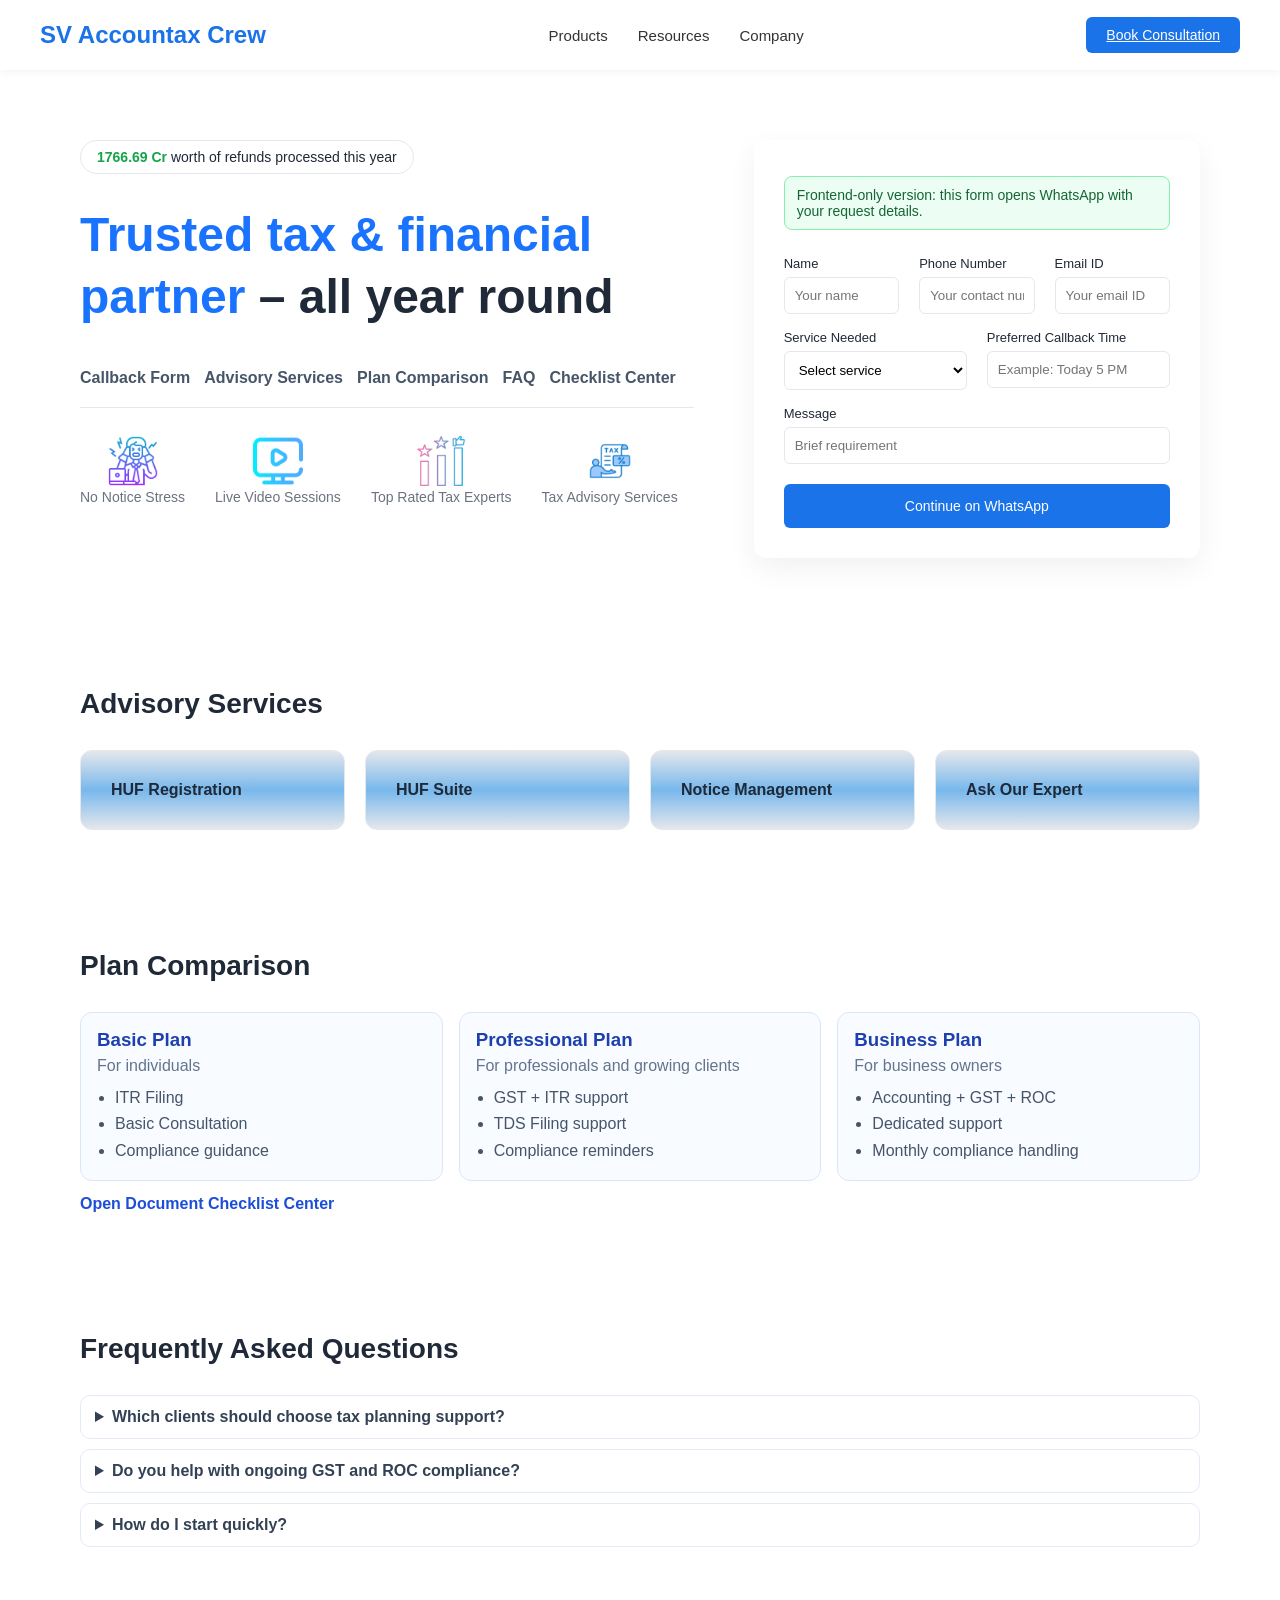
<file: tax-planning.html>
<!DOCTYPE html>
<html lang="en">
<head>
    <meta charset="UTF-8">
    <meta name="viewport" content="width=device-width, initial-scale=1.0">
    <title>Tax Planning Servies</title>
</head>
<link rel="stylesheet" href="page3.css">
<body>
    <nav class="navbar">
    <div class="nav-left">
        <span class="logo">SV Accountax Crew</span>
    </div>
    <ul class="nav-center">
        <li class="dropdown">
            Products
            <ul class="dropdown-menu">
                    <li>Income Tax</li>
                    <li>GST</li>
                    <li>Business Compliance</li>
                </ul>
        </li>
        <li class="dropdown">
                Resources
                <ul class="dropdown-menu">
                    <li>Blog</li>
                    <li>Guides</li>
                    <li>Help Center</li>
                </ul>
            </li>
            <li class="dropdown">
                Company 
                <ul class="dropdown-menu">
                    <li>About Us</li>
                    <li>Careers</li>
                    <li>Contact</li>
                </ul>
            </li>
    </ul>
     <div class="nav-right">
        <a href="consultation.html" class="btn-primary">Book Consultation</a>
    </div>

    
</nav>
    
<!-- HERO SECTION -->
<section class="hero">
    <div class="hero-left">

        <div class="stats-badge">
            <span class="green">1766.69 Cr</span> worth of refunds processed this year
        </div>

        <h1>
             <span class="blue">Trusted tax & financial partner</span>
             – all year round
        </h1>

        <div class="hero-links section-tabs">
            <a href="#callback-form">Callback Form</a>
            <a href="#advisory-services">Advisory Services</a>
            <a href="#plan-comparison">Plan Comparison</a>
            <a href="#faq-section">FAQ</a>
            <a href="document-checklist.html">Checklist Center</a>
        </div>

        <div class="features">
            <div class="feature">
                 <img src="icons/frustrated.png" alt="stress icon">
                <p>No Notice Stress</p>
                
            </div>
            <div class="feature">
                <img src="icons/live video icon.png" alt="live video icon">
                <p>Live Video Sessions</p>
            </div>
            <div class="feature">
                <img src="icons/top-rated icon.png" alt="Top rated icon">
                <p>Top Rated Tax Experts</p>
            </div>
            <div class="feature">
                <img src="icons/tax expert icon.png" alt="Top experts">
                <p>Tax Advisory Services</p>
            </div>
        </div>

    </div>

    <div class="hero-right">
        <form id="callback-form" class="callback-card" autocomplete="off">
            <div class="form-alert success">Frontend-only version: this form opens WhatsApp with your request details.</div>
            <div class="form-row">
                <div class="form-group">
                    <label>Name</label>
                    <input type="text" name="name" placeholder="Your name">
                </div>
                <div class="form-group">
                    <label>Phone Number</label>
                    <input type="text" name="phone" placeholder="Your contact number">
                </div>

                <div class="form-group">
                    <label>Email ID</label>
                    <input type="email" name="email"  placeholder="Your email ID">
                </div>
            </div>
            <div class="form-row">
                <div class="form-group">
                    <label>Service Needed</label>
                    <select name="service" id="service-select">
                        <option value="">Select service</option>
                        <option>Tax Planning</option>
                        <option>ITR Filing</option>
                        <option>GST Registration</option>
                        <option>GST Returns Filing</option>
                        <option>TDS Returns</option>
                        <option>Accounting & Bookkeeping</option>
                        <option>ROC Compliances</option>
                        <option>Business Advisory</option>
                    </select>
                </div>
                <div class="form-group">
                    <label>Preferred Callback Time</label>
                    <input type="text" name="preferred_time" placeholder="Example: Today 5 PM">
                </div>
            </div>
            <div class="form-row">
                <div class="form-group" style="width:100%;">
                    <label>Message</label>
                    <input type="text" name="message" placeholder="Brief requirement">
                </div>
            </div>


            <button type="submit" class="btn-primary full-width">
                Continue on WhatsApp
            </button>
        </form>
    </div>
</section>

<!-- ADVISORY SERVICES -->
<section class="services" id="advisory-services">
    <h2>Advisory Services</h2>

    <div class="service-cards">
        <div class="card">HUF Registration</div>
        <div class="card">HUF Suite</div>
        <div class="card">Notice Management</div>
        <div class="card">Ask Our Expert</div>
    </div>
</section>

<section class="services plan-extension" id="plan-comparison">
    <h2>Plan Comparison</h2>
    <div class="plan-cards">
        <div class="plan-card">
            <h3>Basic Plan</h3>
            <p>For individuals</p>
            <ul>
                <li>ITR Filing</li>
                <li>Basic Consultation</li>
                <li>Compliance guidance</li>
            </ul>
        </div>
        <div class="plan-card">
            <h3>Professional Plan</h3>
            <p>For professionals and growing clients</p>
            <ul>
                <li>GST + ITR support</li>
                <li>TDS Filing support</li>
                <li>Compliance reminders</li>
            </ul>
        </div>
        <div class="plan-card">
            <h3>Business Plan</h3>
            <p>For business owners</p>
            <ul>
                <li>Accounting + GST + ROC</li>
                <li>Dedicated support</li>
                <li>Monthly compliance handling</li>
            </ul>
        </div>
    </div>
    <a class="checklist-link" href="document-checklist.html">Open Document Checklist Center</a>
</section>

<section class="services faq-extension" id="faq-section">
    <h2>Frequently Asked Questions</h2>
    <div class="faq-list">
        <details>
            <summary>Which clients should choose tax planning support?</summary>
            <p>Salaried individuals, freelancers, and business owners who need structured compliance and tax optimization guidance.</p>
        </details>
        <details>
            <summary>Do you help with ongoing GST and ROC compliance?</summary>
            <p>Yes. We support recurring GST returns, ROC compliance workflows, and follow-up tracking.</p>
        </details>
        <details>
            <summary>How do I start quickly?</summary>
            <p>Submit callback form or connect on WhatsApp. Our team will guide documents, process steps, and next actions.</p>
        </details>
    </div>
</section>

<script>
(() => {
    const params = new URLSearchParams(window.location.search);
    const requestedService = params.get("service");
    const alert = document.querySelector(".form-alert");
    const form = document.querySelector(".callback-card");
    const serviceSelect = document.getElementById("service-select");

    if (requestedService && serviceSelect) {
        const normalized = requestedService.trim().toLowerCase();
        const options = [...serviceSelect.options];
        const match = options.find(opt => opt.value && opt.value.trim().toLowerCase() === normalized);
        if (match) {
            serviceSelect.value = match.value;
            document.getElementById("callback-form")?.scrollIntoView({ behavior: "smooth", block: "start" });
        }
    }

    if (alert) {
        setTimeout(() => {
            alert.style.transition = "opacity 0.5s ease";
            alert.style.opacity = "0";
            setTimeout(() => alert.remove(), 500);
        }, 5000);
    }

    form?.addEventListener("submit", (event) => {
        event.preventDefault();
        const data = new FormData(form);
        const message = [
            "Hi, I need tax planning/compliance support.",
            `Name: ${data.get("name") || ""}`,
            `Phone: ${data.get("phone") || ""}`,
            `Email: ${data.get("email") || ""}`,
            `Service Needed: ${data.get("service") || ""}`,
            `Preferred Callback Time: ${data.get("preferred_time") || ""}`,
            `Message: ${data.get("message") || ""}`
        ].join("\n");
        window.open(`https://wa.me/919676359019?text=${encodeURIComponent(message)}`, "_blank", "noopener");
    });
})();
</script>

</body>
</html>
</file>
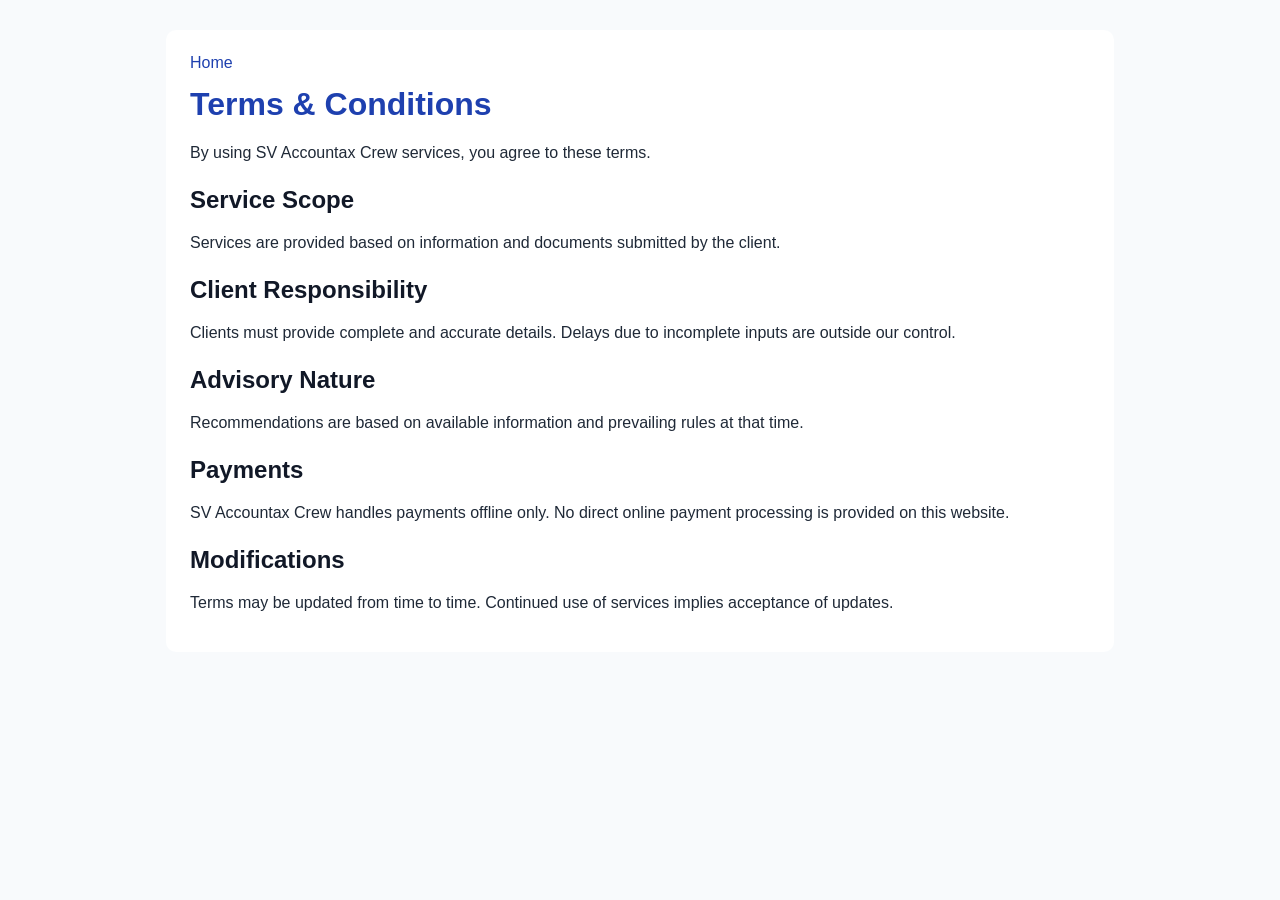
<file: terms-and-conditions.html>
<!DOCTYPE html>
<html lang="en">
<head>
  <meta charset="UTF-8">
  <meta name="viewport" content="width=device-width, initial-scale=1.0">
  <title>Terms & Conditions | SV Accountax Crew</title>
  <style>
    body { font-family: Arial, sans-serif; background: #f8fafc; color: #1f2937; margin: 0; }
    .wrap { max-width: 900px; margin: 30px auto; padding: 24px; background: #fff; border-radius: 10px; }
    h1 { color: #1e40af; margin-top: 0; }
    h2 { color: #111827; margin-top: 24px; }
    a { color: #1e40af; text-decoration: none; }
    .top { margin-bottom: 14px; }
  </style>
</head>
<body>
  <div class="wrap">
    <div class="top"><a href="index.html">Home</a></div>
    <h1>Terms & Conditions</h1>
    <p>By using SV Accountax Crew services, you agree to these terms.</p>
    <h2>Service Scope</h2>
    <p>Services are provided based on information and documents submitted by the client.</p>
    <h2>Client Responsibility</h2>
    <p>Clients must provide complete and accurate details. Delays due to incomplete inputs are outside our control.</p>
    <h2>Advisory Nature</h2>
    <p>Recommendations are based on available information and prevailing rules at that time.</p>
    <h2>Payments</h2>
    <p>SV Accountax Crew handles payments offline only. No direct online payment processing is provided on this website.</p>
    <h2>Modifications</h2>
    <p>Terms may be updated from time to time. Continued use of services implies acceptance of updates.</p>
  </div>
</body>
</html>
</file>
<file: style.css>
body{
  font-family: "Inter", system-ui, sans-serif;
  background: #ffffff;
  color: #0f172a;
}
*{
margin:0;
padding:0;
box-sizing:border-box;
font-family: Inter, sans-serif;
}
:root {
  --section-x: 80px;
  --section-gap: 28px;
  --heading-color: #0f172a;
  --text-soft: #475569;
}
html {
  -webkit-text-size-adjust: 100%;
}
a,
button {
  -webkit-tap-highlight-color: transparent;
}

a:focus-visible,
button:focus-visible,
input:focus-visible {
  outline: 2px solid #2563eb;
  outline-offset: 2px;
}

.navbar {
  display: flex;
  justify-content: space-between;
  align-items: center;
  padding: 12px 24px;
  background: #fff;
  position: relative;
  z-index: 1000;
}

.nav-links a {
  display: inline-block;
  padding: 10px 16px;
  margin-left: 12px;
  text-decoration: none;
  font-weight: 500;
  cursor: pointer;
  color:#374151;
}

.nav-links a:hover {
  background: #f1f5f9;
  border-radius: 6px;
}

.logo{
font-size:24px;
font-weight:700;
color:#1f2937;
}

.nav-links{
display:flex;
align-items:center;
gap:28px;
}

.get-started{
border:2px solid #1a73e8;
color:#1a73e8;
padding:8px 18px;
border-radius:8px;
font-weight:600;
display:inline-flex;
align-items:center;
justify-content:center;
text-decoration:none;
min-height:42px;
transition: transform 0.12s ease, background-color 0.18s ease, color 0.18s ease;
}
.get-started:hover{
  background:#eff6ff;
}
.get-started:active{
  transform: translateY(1px);
}


.hero {
  padding: 88px var(--section-x) 96px;
  background: linear-gradient(180deg, #f3f6ff 0%, #ffffff 100%);
}

.hero-content {
  max-width: 1200px;
}

.hero h1 {
  font-size: clamp(34px, 5.2vw, 56px);
  font-weight: 800;
  color: var(--heading-color);
  margin: 18px 0 14px;
  letter-spacing: -0.7px;
  line-height: 1.12;
}

.hero-subtext {
  font-size: clamp(16px, 2vw, 18px);
  color: var(--text-soft);
  max-width: 640px;
  line-height: 1.6;
  margin-bottom: 22px;
}

.badge {
  display: inline-block;
  padding: 10px 18px;
  background: #e8f8ef;
  color: #0f9d58;
  font-weight: 600;
  border-radius: 999px;
  font-size: 14px;
}

.hero-actions {
  display: flex;
  gap: 12px;
  flex-wrap: wrap;
  margin: 8px 0 24px;
}

.hero-btn {
  display: inline-flex;
  align-items: center;
  justify-content: center;
  min-height: 44px;
  padding: 10px 18px;
  border-radius: 10px;
  text-decoration: none;
  font-weight: 700;
  border: 1px solid transparent;
  transition: transform 0.12s ease, filter 0.2s ease, background-color 0.2s ease, border-color 0.2s ease;
}

.hero-btn:active {
  transform: translateY(1px);
}

.hero-btn-primary {
  background: #2563eb;
  color: #fff;
}

.hero-btn-primary:hover {
  background: #1d4ed8;
}

.hero-btn-outline {
  background: #fff;
  color: #1d4ed8;
  border-color: #93c5fd;
}

.hero-btn-outline:hover {
  background: #eff6ff;
}

.hero-btn-whatsapp {
  background: #25D366;
  color: #fff;
}

.hero-btn-whatsapp:hover {
  background: #22c55e;
}

.quick-services {
  display: grid;
  grid-template-columns: repeat(3, minmax(220px, 1fr));
  gap: 14px;
  max-width: 980px;
  margin: 6px 0 28px;
}

.quick-service-card {
  --qs-accent: #1d4ed8;
  --qs-bg: #f8fbff;
  --qs-border: #dbeafe;
  background: linear-gradient(180deg, var(--qs-bg) 0%, #ffffff 100%);
  border: 1px solid var(--qs-border);
  border-left: 4px solid var(--qs-accent);
  border-radius: 14px;
  padding: 14px;
  text-decoration: none;
  box-shadow: 0 4px 12px rgba(37, 99, 235, 0.08);
  transition: transform 0.12s ease, border-color 0.2s ease, box-shadow 0.2s ease;
}

.quick-service-card h4 {
  color: var(--qs-accent);
  font-size: 16px;
  margin-bottom: 6px;
}

.quick-service-card p {
  color: #475569;
  font-size: 14px;
  margin: 0 0 8px;
}

.quick-service-card span {
  color: var(--qs-accent);
  font-size: 13px;
  font-weight: 700;
}

.quick-service-card:hover {
  transform: translateY(-2px);
  border-color: var(--qs-accent);
  box-shadow: 0 8px 20px rgba(37, 99, 235, 0.12);
}

.quick-service-card:active {
  transform: translateY(0);
}

.quick-services .quick-service-card:nth-child(1) {
  --qs-accent: #8b5e34;
  --qs-bg: #fff8ee;
  --qs-border: #f1dfc8;
}

.quick-services .quick-service-card:nth-child(2) {
  --qs-accent: #0f766e;
  --qs-bg: #eefbf8;
  --qs-border: #c8ece6;
}

.quick-services .quick-service-card:nth-child(3) {
  --qs-accent: #1e40af;
  --qs-bg: #eef3ff;
  --qs-border: #cfdbfb;
}

.quick-services .quick-service-card:nth-child(4) {
  --qs-accent: #9a3412;
  --qs-bg: #fff3ef;
  --qs-border: #f5d3ca;
}

.quick-services .quick-service-card:nth-child(5) {
  --qs-accent: #7c5a10;
  --qs-bg: #fff9ec;
  --qs-border: #f2e3bc;
}

.quick-services .quick-service-card:nth-child(6) {
  --qs-accent: #5b4b7d;
  --qs-bg: #f6f2fc;
  --qs-border: #dfd3f2;
}

.featured-heading {
  color: var(--heading-color);
  font-size: clamp(22px, 2.5vw, 28px);
  margin: 8px 0 18px;
  letter-spacing: -0.3px;
}

.quick-services-wrap {
  margin-top: 34px;
}

.cards {
  margin-top: 26px;
  display: flex;
  gap: 28px;
  flex-wrap: wrap;
}


.card {
  background: #fff;
  border-radius: 22px;
  padding: 78px 24px 24px;
  width: 260px;
  box-shadow: 0 6px 20px rgba(0,0,0,0.06);
  transition: 
    transform 0.25s ease,
    box-shadow 0.25s ease,
    border 0.25s ease;
  border: 2px solid transparent;
  cursor: pointer;
  position: relative;
  overflow: visible; 
  display: flex;
  flex-direction: column;
  height: 320px;
}
.card:hover {
  border-color: #cbd5e1;
  transform: translateY(-4px);
  box-shadow: 0 14px 28px rgba(15, 23, 42, 0.12);
}

.card button {
  margin-top: auto;
  background: #334155;
  color: white;
  border: none;
  padding: 14px 26px;
  border-radius: 999px;
  font-size: 15px;
  font-weight: 600;
  cursor: pointer;
  transition: transform 0.12s ease, background-color 0.2s ease, filter 0.2s ease;
  align-self: flex-start; 
  
}
.card-badge.purple {
  background: #8b5e34;
}

.card-badge.blue {
  background: #1f5f8b;
}

.card-badge.green {
  background:#0f766e;
}
.card-badge {
  position: absolute;
  top: -16px;
  left: 20px;

  padding: 6px 14px;
  font-size: 13px;
  font-weight: 600;
  color: #fff;

  border-radius: 999px;
  white-space: nowrap;

  opacity: 0;
  transform: translateY(6px);
  transition: all 0.25s ease;
  pointer-events: none;
}
.card:hover .card-badge {
  opacity: 1;
  transform: translateY(0);
}

.card:hover button {
  background: #1e293b;
  transform: scale(1.03);
}

.card button:active {
  transform: translateY(1px);
}

.yellow{
  background: linear-gradient(
    180deg,
    #fff9ef 0%,
    #f8e8c9 100%
  ) !important;
}
.peach{
  background: linear-gradient(
    180deg,
    #fff4ef 0%,
    #f6d8cc 100%
  ) !important;
}

.orange{
  background: linear-gradient(
    180deg,
    #f2fbf7 0%,
    #cdeee3 100%
  ) !important;
}

.card.cyan {
  background: linear-gradient(180deg, #f4f4ff 0%, #ddd8f4 100%);
  border-radius: 22px;
  padding: 80px 28px 28px;
  box-shadow: 0 12px 26px rgba(68, 54, 106, 0.16);
}

.card.cyan:hover {
  transform: translateY(-4px);
  box-shadow: 0 18px 34px rgba(68, 54, 106, 0.2);
}

.card.cyan .card-content {
  display: flex;
  flex-direction: column;
  gap: 10px;
}



.card.cyan h3 {
  font-size: 18px;
  font-weight: 700;
  color: #0f172a;
}

.card.cyan button {
  margin-top: auto;
  align-self: flex-start;
  background: #4c4476;
  color: white;
  border: none;
  padding: 10px 22px;
  border-radius: 999px;
  font-size: 14px;
  font-weight: 600;
  cursor: pointer;
  transition: transform 0.15s ease, box-shadow 0.15s ease;
}

.card.cyan button:hover {
  transform: translateY(-1px);
  box-shadow: 0 8px 16px rgba(76, 68, 118, 0.35);
}

.card.cyan h3::after {
  content: " ●";
  color: #4c4476;
  font-size: 14px;
}


.card h3{
font-size:20px;
margin-bottom:8px;
font-weight: 600;
line-height: 1.3;
}

.card p{
color:#64748b;
margin-bottom:28px;
line-height: 1.5;
}


.btn-link{
  text-decoration:none;
}

.icon{
  width:46px;
  height:46px;
  border-radius:12px;
  display:flex;
  align-items:center;
  justify-content:center;

  position:absolute;
  top:24px;
  left:24px;
}

.card{
  position:relative;
  padding-top:80px;
  display: flex;
  flex-direction: column;
}

.icon{
  position:absolute;
  top:24px;
  left:24px;
}

.icon img{
  width:24px;
}
.yellow .icon{ background:#f8ebd2; }
.peach .icon{ background:#f4ddd5; }
.orange .icon{ background:#dff3eb; }
.cyan .icon{ background:#e8e3f6; }

.card .icon img {
  width: 24px;
  height: 24px;
}
.card.yellow:hover {
  border-color: #e4c99a;
  box-shadow: 0 16px 30px rgba(139, 94, 52, 0.2);
}

.card.peach:hover {
  border-color: #d9b4a6;
  box-shadow: 0 16px 30px rgba(154, 52, 18, 0.18);
}

.card.orange:hover {
  border-color: #a9d9ca;
  box-shadow: 0 16px 30px rgba(15, 118, 110, 0.18);
}

.card.yellow button {
  background: #8b5e34;
}

.card.yellow button:hover {
  background: #734a23;
}

.card.peach button {
  background: #9a3412;
}

.card.peach button:hover {
  background: #7c2d12;
}

.card.orange button {
  background: #0f766e;
}

.card.orange button:hover {
  background: #0d5f59;
}

.card.cyan .card-badge.green {
  background: #4c4476;
}

.card-content {
  margin-top: 10px;
}

.checklist-highlight {
  padding: 0 var(--section-x) var(--section-gap);
  background: #fff;
}

.checklist-card {
  max-width: 1200px;
  background: linear-gradient(180deg, #eef6ff 0%, #ffffff 100%);
  border: 1px solid #dbeafe;
  border-radius: 18px;
  padding: 24px;
}

.checklist-card h2 {
  color: #1e3a8a;
  margin-bottom: 8px;
}

.checklist-card p {
  color: var(--text-soft);
  margin-bottom: 14px;
  line-height: 1.6;
}

.checklist-btn {
  display: inline-flex;
  align-items: center;
  justify-content: center;
  text-decoration: none;
  background: #2563eb;
  color: #fff;
  border-radius: 10px;
  padding: 10px 16px;
  font-weight: 700;
  transition: transform 0.12s ease, background-color 0.2s ease;
}

.checklist-btn:hover {
  background: #1d4ed8;
}

.checklist-btn:active {
  transform: translateY(1px);
}

.trust-strip {
  display: grid;
  grid-template-columns: repeat(3, minmax(220px, 1fr));
  gap: 12px;
  padding: 0 var(--section-x) calc(var(--section-gap) + 8px);
  background: #fff;
}

.trust-item {
  background: #f8fafc;
  border: 1px solid #e2e8f0;
  color: #334155;
  border-radius: 12px;
  padding: 12px 14px;
  font-size: 14px;
  font-weight: 600;
}

.home-journey {
  padding: 0 var(--section-x) var(--section-gap);
  background: #fff;
}

.home-journey h2 {
  color: var(--heading-color);
  font-size: clamp(22px, 2.5vw, 28px);
  margin-bottom: 14px;
}

.journey-grid {
  display: grid;
  grid-template-columns: repeat(3, minmax(220px, 1fr));
  gap: 14px;
}

.journey-card {
  background: #ffffff;
  border: 1px solid #e2e8f0;
  border-radius: 14px;
  padding: 14px;
}

.journey-step {
  display: inline-flex;
  padding: 4px 10px;
  border-radius: 999px;
  background: #eff6ff;
  color: #1d4ed8;
  font-size: 12px;
  font-weight: 700;
  margin-bottom: 8px;
}

.journey-card h3 {
  color: #0f172a;
  font-size: 16px;
  margin-bottom: 6px;
}

.journey-card p {
  color: #475569;
  font-size: 14px;
  line-height: 1.5;
}

.plans-preview {
  padding: 0 var(--section-x) var(--section-gap);
  background: #fff;
}

.plans-preview h2 {
  color: var(--heading-color);
  font-size: clamp(22px, 2.5vw, 28px);
  margin-bottom: 14px;
}

.plans-grid {
  display: grid;
  grid-template-columns: repeat(3, minmax(220px, 1fr));
  gap: 14px;
}

.plan-mini {
  border: 1px solid #e2e8f0;
  border-radius: 14px;
  padding: 14px;
  background: #fff;
}

.plan-mini h3 {
  font-size: 17px;
  margin-bottom: 4px;
}

.plan-mini p {
  color: #64748b;
  font-size: 13px;
  margin-bottom: 10px;
}

.plan-mini ul {
  list-style: none;
  padding: 0;
  margin: 0;
}

.plan-mini li {
  color: #334155;
  font-size: 14px;
  margin-bottom: 6px;
  position: relative;
  padding-left: 14px;
}

.plan-mini li::before {
  content: "•";
  position: absolute;
  left: 0;
  color: #2563eb;
}

.plan-mini.basic {
  background: linear-gradient(180deg, #fff8ee 0%, #fff 100%);
}

.plan-mini.pro {
  background: linear-gradient(180deg, #eefbf8 0%, #fff 100%);
}

.plan-mini.business {
  background: linear-gradient(180deg, #f4f4ff 0%, #fff 100%);
}

.plans-cta {
  display: flex;
  gap: 12px;
  flex-wrap: wrap;
  margin-top: 14px;
}

.assistant-note {
  padding: 0 var(--section-x) calc(var(--section-gap) + 6px);
  background: #fff;
}

.assistant-note p {
  border: 1px solid #dbeafe;
  background: #f8fbff;
  color: #334155;
  border-radius: 12px;
  padding: 14px 16px;
  font-size: 14px;
  line-height: 1.6;
}

.site-footer {
  padding: 20px 24px 26px;
  text-align: center;
  color: #475569;
  font-size: 14px;
  border-top: 1px solid #e2e8f0;
  background: #fff;
  content-visibility: auto;
  contain-intrinsic-size: 1px 160px;
}

.mobile-contact-bar {
  display: none;
}

.home-animate {
  opacity: 0;
  transform: translateY(12px);
  animation: homeReveal 0.65s ease forwards;
}

.home-animate.delay-1 {
  animation-delay: 0.08s;
}

.home-animate.delay-2 {
  animation-delay: 0.16s;
}

.home-animate.delay-3 {
  animation-delay: 0.24s;
}

@keyframes homeReveal {
  to {
    opacity: 1;
    transform: translateY(0);
  }
}

.footer-links {
  display: flex;
  justify-content: center;
  flex-wrap: wrap;
  gap: 16px;
  margin-bottom: 10px;
}

.footer-links a {
  color: #1d4ed8;
  text-decoration: none;
}

.footer-contact {
  display: flex;
  justify-content: center;
  flex-wrap: wrap;
  gap: 16px;
  margin-bottom: 8px;
}

.chat-bubble {
  position: fixed;
  bottom: 24px;
  right: 24px;
  width: 56px;
  height: 56px;
  border-radius: 50%;
  background: #2563eb;
  border: none;
  cursor: pointer;
  display: flex;
  align-items: center;
  justify-content: center;
  box-shadow: 0 10px 22px rgba(0,0,0,0.22);
  z-index: 1000;
  transition: transform 0.12s ease, filter 0.2s ease, box-shadow 0.2s ease;
}

.chat-bubble svg {
  width: 26px;
  height: 26px;
}

.chat-bubble:hover {
  filter: brightness(1.02);
}

.chat-bubble:active {
  transform: translateY(1px);
}

.chatbot {
  position: fixed;
  bottom: 90px;
  right: 24px;
  width: 380px;
  height: 70vh;                 
  background: #fff;
  border-radius: 18px;
  box-shadow: 0 20px 45px rgba(0,0,0,0.2);
  display: flex;
  flex-direction: column;
  overflow: hidden;
  z-index: 100;
}

.hidden {
  display: none;
}

.chat-header {
  background: #2563eb;
  color: white;
  padding: 14px 18px;
  font-weight: 600;
  display: flex;
  justify-content: space-between;
  align-items: center;
}

.chat-brand {
  white-space: nowrap;
}

.chat-header-actions {
  display: inline-flex;
  align-items: center;
  gap: 6px;
}

.chat-lang-btn,
.chat-close-btn {
  border: 0;
  border-radius: 8px;
  background: rgba(255, 255, 255, 0.18);
  color: #fff;
  padding: 6px 10px;
  font-size: 12px;
  cursor: pointer;
}

.chat-lang-btn.active {
  background: #fff;
  color: #1d4ed8;
  font-weight: 700;
}

.chat-lang-btn:active,
.chat-close-btn:active {
  transform: translateY(1px);
}
.chat-body {
  flex: 1;
  padding: 16px;
  overflow-y: auto;
  background: #f9fafb;
}

.bot-msg {
  background: #eef2ff;
  padding: 12px 14px;
  border-radius: 14px;
  margin-bottom: 12px;
  max-width: 85%;
  font-size: 14px;
}

.user-msg {
  background: #2563eb;
  color: white;
  padding: 12px 14px;
  border-radius: 14px;
  margin-bottom: 12px;
  max-width: 85%;
  margin-left: auto;
  font-size: 14px;
}

.chat-input {
  display: flex;
  padding: 12px;
  border-top: 1px solid #e5e7eb;
  background: #fff;
}

.chat-input input {
  flex: 1;
  height: 42px;              
  border-radius: 10px;
  border: 1px solid #d1d5db;
  padding: 0 12px;
  font-size: 14px;
  outline: none;
}

.chat-input button {
  margin-left: 10px;
  padding: 0 16px;
  border-radius: 10px;
  background: #2563eb;
  color: white;
  border: none;
  cursor: pointer;
  font-size: 14px;
}

.quick-replies {
  display: flex;
  gap: 8px;
  padding: 10px;
  flex-wrap: wrap;
}

.quick-btn {
  display: inline-flex;
  align-items: center;
  justify-content: center;
  text-decoration: none;
  background: #eef2ff;
  border: 1px solid #dbeafe;
  color: #1e40af;
  padding: 6px 14px;
  border-radius: 16px;
  font-size: 13px;
  cursor: pointer;
  transition: background-color 0.2s ease, transform 0.1s ease;
}

.quick-btn:hover {
  background: #dbeafe;
}

.quick-btn:active {
  transform: translateY(1px);
}
.typing {
  font-style: italic;
  opacity: 0.7;
}
.typing::after {
  content: " …";
  animation: dots 1.5s steps(3, end) infinite;
}

@keyframes dots {
  0% { content: ""; }
  33% { content: "."; }
  66% { content: ".."; }
  100% { content: "..."; }
}
.card-content {
  flex: 1;
}


.whatsapp-float {
  position: fixed;
  bottom: 96px;               
  right: 24px;
  width: 56px;
  height: 56px;
  background: #25D366;
  border-radius: 50%;
  display: flex;
  align-items: center;
  justify-content: center;
  box-shadow: 0 10px 22px rgba(0,0,0,0.22);
  z-index: 3000;              
  cursor: pointer;
  transition: transform 0.12s ease, filter 0.2s ease, box-shadow 0.2s ease;
}

.whatsapp-float img {
  width: 28px;
  height: 28px;
}

/* Tooltip */
.wa-tooltip {
  position: absolute;
  right: 70px;
  background: #111827;
  color: #fff;
  padding: 6px 10px;
  border-radius: 6px;
  font-size: 12px;
  white-space: nowrap;
  opacity: 0;
  transform: translateY(4px);
  pointer-events: none;
  transition: all 0.2s ease;
}

.whatsapp-float:hover .wa-tooltip {
  opacity: 1;
  transform: translateY(0);
}

.whatsapp-float:hover {
  filter: brightness(1.02);
}

.whatsapp-float:active {
  transform: translateY(1px);
}


.chatbot {
  bottom: 140px; 
  right: 20px;
}
.floating-actions {
  position: fixed;
  bottom: 20px;
  right: 20px;
  display: flex;
  flex-direction: column;
  gap: 12px; 
  z-index: 1000;
}
.chat-bubble,
.whatsapp-float {
  position: static;
}

.nav-link {
    padding: 10px 18px;
    background: #60a5fa;
    color: #0b1220;
    border-radius: 8px;
    text-decoration: none;
    margin-left: 0;
    display: inline-flex;
    align-items: center;
    justify-content: center;
    min-height: 42px;
    font-weight: 700;
    border: 1px solid #3b82f6;
    transition: transform 0.08s ease, filter 0.2s ease, background 0.2s ease;
    touch-action: manipulation;
}

.nav-link:hover {
    background: #93c5fd;
    filter: brightness(1.02);
}

.nav-link:active {
  transform: translateY(1px);
}

.nav-link.loading {
  opacity: 0.8;
  pointer-events: none;
}

.is-loading-link.loading {
  opacity: 0.78;
  pointer-events: none;
  filter: saturate(0.92);
}

.nav-logout {
  background: #fca5a5;
  border-color: #f87171;
}

.nav-logout:hover {
  background: #fecaca;
}

.nav-user {
  color: #0f172a;
  font-weight: 600;
}

@media (max-width: 1024px) {
  :root {
    --section-x: 24px;
    --section-gap: 24px;
  }

  .hero,
  .checklist-highlight,
  .trust-strip,
  .home-journey,
  .plans-preview,
  .assistant-note {
    padding-left: 24px;
    padding-right: 24px;
  }

  .hero {
    padding-top: 48px;
    padding-bottom: 54px;
  }

  .hero h1 {
    font-size: 38px;
  }

  .quick-services {
    grid-template-columns: repeat(2, minmax(180px, 1fr));
  }

  .trust-strip {
    grid-template-columns: 1fr;
  }

  .journey-grid,
  .plans-grid {
    grid-template-columns: 1fr;
  }
}

@media (max-width: 700px) {
  .navbar {
    flex-wrap: wrap;
    gap: 8px;
  }

  .nav-links {
    gap: 10px;
    width: 100%;
    flex-wrap: wrap;
  }

  .logo {
    font-size: 20px;
  }

  .hero h1 {
    font-size: 30px;
    line-height: 1.25;
  }

  .hero-subtext {
    font-size: 16px;
  }

  .quick-services {
    grid-template-columns: 1fr;
  }

  .cards {
    gap: 16px;
  }

  .card {
    width: 100%;
    height: auto;
    min-height: 268px;
  }

  .hero-actions .hero-btn {
    width: 100%;
  }

  .mobile-contact-bar {
    display: grid;
    grid-template-columns: 1fr 1fr;
    position: fixed;
    left: 12px;
    right: 12px;
    bottom: 10px;
    z-index: 1200;
    gap: 8px;
  }

  .mobile-contact-bar a {
    text-align: center;
    text-decoration: none;
    color: #fff;
    background: #1d4ed8;
    border-radius: 10px;
    padding: 12px 10px;
    font-weight: 700;
    box-shadow: 0 10px 20px rgba(29, 78, 216, 0.3);
  }

  .mobile-contact-bar a:last-child {
    background: #22c55e;
    box-shadow: 0 10px 20px rgba(34, 197, 94, 0.3);
  }

  .site-footer {
    padding-bottom: 84px;
  }

  .floating-actions {
    bottom: 84px;
    right: 12px;
  }

  .chatbot {
    width: min(94vw, 380px);
    right: 12px;
    bottom: 144px;
    height: 62vh;
  }
}

@media (prefers-reduced-motion: reduce) {
  * {
    transition: none !important;
    animation: none !important;
    scroll-behavior: auto !important;
  }

  .home-animate {
    opacity: 1 !important;
    transform: none !important;
  }
}
</file>
<file: page2.css>
/* ========================
   GLOBAL RESET & FONT
======================== */
* {
    margin: 0;
    padding: 0;
    box-sizing: border-box;
}

body {
    font-family: -apple-system, BlinkMacSystemFont, "Inter", "Segoe UI", Roboto, Arial, sans-serif;
    color: #1f2937;
    background: #ffffff;
}

html {
    scroll-behavior: smooth;
}

/* ========================
   NAVBAR
======================== */
.navbar {
    height: 72px;
    padding: 0 80px;
    display: flex;
    align-items: center;
    justify-content: space-between;
    border-bottom: 1px solid #eef0f4;
}

.logo {
    font-size: 22px;
    font-weight: 700;
}

.nav-center {
    display: flex;
    gap: 32px;
    list-style: none;
    color: #374151;
    font-weight: 500;
}

.btn-primary {
    background: #2563eb;
    color: #fff;
    border: none;
    padding: 12px 22px;
    border-radius: 10px;
    font-weight: 600;
    cursor: pointer;
}

.btn-primary.outline {
    background: #fff;
    color: #2563eb;
    border: 1px solid #c7d2fe;
}

/* ========================
   HERO LAYOUT
======================== */
.hero {
    max-width: 1200px;
    margin: 80px auto;
    display: grid;
    grid-template-columns: 1.3fr 0.9fr;
    gap: 80px;
}

/* ========================
   LEFT CONTENT
======================== */
.hero-left h1 {
    font-size: 44px;
    font-weight: 700;
    margin-bottom: 14px;
}

.hero-subtext {
    font-size: 16px;
    color: #6b7280;
    margin-bottom: 24px;
    max-width: 520px;
}

.rating {
    display: flex;
    align-items: center;
    gap: 12px;
    margin-bottom: 24px;
}

.rating-score {
    font-weight: 600;
}

.rating-reviews {
    color: #2563eb;
    font-weight: 500;
    cursor: pointer;
}

/* ========================
   TABS (CRITICAL)
======================== */
.hero-links {
    display: flex;
    gap: 28px;
    border-bottom: 1px solid #e5e7eb;
    margin-bottom: 28px;
}

.hero-links a {
    padding-bottom: 14px;
    font-weight: 500;
    color: #6b7280;
    cursor: pointer;
}

.hero-links a.active {
    color: #2563eb;
    border-bottom: 3px solid #2563eb;
}

/* ========================
   DESCRIPTION
======================== */
.hero-description h3 {
    font-size: 22px;
    margin-bottom: 12px;
}

.hero-description p {
    font-size: 15px;
    color: #374151;
    line-height: 1.7;
    max-width: 600px;
}

/* ========================
   PRICE CARD (IMPORTANT)
======================== */
.price-card {
    background: #fbfbfd;
    padding: 32px;
    border-radius: 18px;
    box-shadow: 0 10px 30px rgba(0,0,0,0.06);
}

.price-card h4 {
    font-size: 16px;
    color: #374151;
    margin-bottom: 20px;
}

.price {
    display: flex;
    align-items: baseline;
    gap: 6px;
    margin-bottom: 8px;
}

.currency {
    font-size: 22px;
    font-weight: 600;
}

.current {
    font-size: 36px;
    font-weight: 700;
}

.old-price {
    font-size: 14px;
    color: #9ca3af;
    margin-bottom: 22px;
}

.old-price span:first-child {
    text-decoration: line-through;
    margin-right: 8px;
}

.discount {
    color: #ef4444;
    font-weight: 600;
}

.btn-full {
    width: 100%;
    font-size: 16px;
    padding: 14px;
}
.dropdown-menu {
    list-style: none;
    padding: 0;
    margin: 0;
}

.dropdown-menu li {
    list-style: none;
}

.itr-extensions {
    max-width: 1200px;
    margin: 0 auto 70px;
    padding: 0 10px;
}

.ext-grid {
    display: grid;
    grid-template-columns: 1fr 1fr;
    gap: 20px;
    margin-bottom: 20px;
}

.ext-card {
    background: #fbfcff;
    border: 1px solid #e4ebf7;
    border-radius: 14px;
    padding: 18px;
    margin-bottom: 20px;
}

.ext-card h3 {
    margin: 0 0 10px;
    color: #1e40af;
}

.ext-card ul {
    margin: 0 0 0 18px;
    color: #475569;
    line-height: 1.7;
}

.ext-card details {
    border: 1px solid #e5e7eb;
    border-radius: 8px;
    padding: 10px 12px;
    margin-bottom: 10px;
    background: #fff;
}

.ext-card details summary {
    cursor: pointer;
    font-weight: 600;
    color: #334155;
}

.ext-card details p {
    margin: 8px 0 0;
    color: #64748b;
}

.ext-btn {
    display: inline-block;
    margin-top: 6px;
    text-decoration: none;
    color: #1d4ed8;
    font-weight: 600;
}

.timeline {
    display: grid;
    gap: 10px;
}

.timeline div {
    display: flex;
    align-items: center;
    gap: 10px;
    color: #475569;
}

.timeline span {
    width: 24px;
    height: 24px;
    border-radius: 50%;
    background: #dbeafe;
    color: #1e3a8a;
    display: inline-flex;
    align-items: center;
    justify-content: center;
    font-weight: 700;
    font-size: 13px;
}

@media (max-width: 980px) {
    .navbar {
        padding: 0 20px;
    }

    .nav-center {
        display: none;
    }

    .hero {
        margin: 30px auto;
        padding: 0 20px;
        grid-template-columns: 1fr;
        gap: 24px;
    }

    .hero-left h1 {
        font-size: 34px;
    }

    .hero-links {
        gap: 14px;
        flex-wrap: wrap;
    }

    .hero-description p {
        max-width: 100%;
    }

    .price-card {
        padding: 20px;
    }

    .ext-grid {
        grid-template-columns: 1fr;
    }

    .itr-extensions {
        padding: 0 20px;
        margin-bottom: 40px;
    }
}

@media (max-width: 640px) {
    .logo {
        font-size: 19px;
    }

    .hero-left h1 {
        font-size: 28px;
    }

    .hero-subtext {
        font-size: 15px;
    }

    .hero-links a {
        padding-bottom: 8px;
        font-size: 14px;
    }

    .price-card h4 {
        font-size: 15px;
    }

    .btn-primary,
    .btn-full {
        width: 100%;
        font-size: 15px;
        padding: 12px;
    }

    .timeline div {
        align-items: flex-start;
    }
}
</file>
<file: business.css>
body {
    font-family: Arial, sans-serif;
    background: #f5f7fb;
}

html {
    scroll-behavior: smooth;
}

.container {
    max-width: 520px;
    background: white;
    margin: 60px auto;
    padding: 30px;
    border-radius: 10px;
    box-shadow: 0 8px 25px rgba(0,0,0,0.08);
}

h1 {
    color: #1e40af;
    margin-bottom: 5px;
}

.subtitle {
    color: #555;
    margin-bottom: 20px;
}

.form-tabs {
    display: flex;
    flex-wrap: wrap;
    gap: 10px;
    padding-bottom: 12px;
    border-bottom: 1px solid #e2e8f0;
    margin-bottom: 14px;
}

.form-tabs a {
    text-decoration: none;
    color: #475569;
    font-weight: 600;
    font-size: 14px;
}

.form-tabs a:hover {
    color: #1e40af;
}

.precheck {
    background: #f6f9ff;
    border: 1px solid #dbe7f7;
    border-radius: 10px;
    padding: 12px 14px;
    margin-bottom: 16px;
}

.precheck h3 {
    color: #1e40af;
    margin: 0 0 8px;
    font-size: 16px;
}

.precheck ul {
    margin: 0 0 8px 18px;
    color: #475569;
    line-height: 1.6;
    font-size: 14px;
}

.precheck a {
    color: #1d4ed8;
    text-decoration: none;
    font-weight: 600;
    font-size: 14px;
}

input, select {
    width: 100%;
    padding: 12px;
    margin-bottom: 15px;
    border-radius: 6px;
    border: 1px solid #ccc;
}

.helper-text {
    display: block;
    margin-top: -8px;
    margin-bottom: 12px;
    color: #64748b;
    font-size: 12px;
}

.checkbox {
    display: flex;
    align-items: center;
    gap: 12px;
    margin-bottom: 12px;
    font-size: 14px;
    color: #111;
}

.checkbox input[type="checkbox"] {
    width: 16px;
    height: 16px;
    margin: 0;
    cursor: pointer;
}


.checkbox input {
    width: auto;
}

.checkbox input[type="checkbox"] {
    accent-color: #1e40af; /* blue theme */
}

button {
    width: 100%;
    padding: 14px;
    background: #1e40af;
    color: white;
    border: none;
    border-radius: 6px;
    font-size: 16px;
    cursor: pointer;
}

button:hover {
    background: #1c3aa9;
}

.status.new {
    color: orange;
    font-weight: bold;
}

.status.contacted {
    color: blue;
    font-weight: bold;
}

.status.converted {
    color: green;
    font-weight: bold;
}

@media (max-width: 700px) {
    .container {
        margin: 20px 12px;
        padding: 18px;
        max-width: none;
    }

    h1 {
        font-size: 28px;
        line-height: 1.2;
    }

    .subtitle {
        font-size: 14px;
    }

    .form-tabs {
        gap: 8px;
    }

    .form-tabs a {
        font-size: 13px;
    }

    input, select {
        font-size: 16px;
    }

    button {
        font-size: 15px;
        padding: 12px;
    }
}
</file>
<file: page3.css>
:root {
    --primary-blue: #1a73ff;
    --dark-text: #1f2937;
    --light-text: #6b7280;
    --border-color: #e5e7eb;
    --bg-light: #f9fafb;
    --green: #16a34a;
}
* {
    margin: 0;
    padding: 0;
    box-sizing: border-box;
    font-family: Inter, Arial, sans-serif;
}

body {
    color: var(--dark-text);
    background: white;
}

html {
    scroll-behavior: smooth;
}
.navbar {
    height: 70px;
    background-color: #ffffff;
    display: flex;
    align-items: center;
    justify-content: space-between;
    padding: 0 40px;
    box-shadow: 0 2px 8px rgba(0, 0, 0, 0.05);
    position: sticky;
    top: 0;
    z-index: 100;

}

/* LEFT */
.logo {
    font-size: 24px;
    font-weight: bold;
    color: #1a73e8;
}

/* CENTER MENU */
.nav-center {
    list-style: none;
    display: flex;
    gap: 30px;
}

.nav-center li {
    position: relative;
    cursor: pointer;
    color: #333;
    font-size: 15px;
}

/* DROPDOWN */
.dropdown-menu {
    position: absolute;
    top: 35px;
    left: 0;
    background-color: #ffffff;
    list-style: none;
    padding: 10px 0;
    min-width: 180px;
    border-radius: 6px;
    box-shadow: 0 8px 20px rgba(0, 0, 0, 0.08);
    display: none;
}

.dropdown-menu li {
    padding: 10px 20px;
    font-size: 14px;
}

.dropdown-menu li:hover {
    background-color: #f2f6ff;
}

/* SHOW DROPDOWN */
.dropdown:hover .dropdown-menu {
    display: block;
}

/* RIGHT BUTTON */
.btn-primary {
    background-color: #1a73e8;
    color: #ffffff;
    border: none;
    padding: 10px 20px;
    font-size: 14px;
    border-radius: 6px;
    cursor: pointer;
}

.btn-primary:hover {
    background-color: #1558b0;
}
.hero {
    display: flex;
    justify-content: space-between;
    padding: 70px 80px;
    gap: 60px;
}

.hero-left {
    width: 55%;
}

.hero-right {
    width: 40%;
}
.stats-badge {
    display: inline-block;
    padding: 8px 16px;
    border: 1px solid var(--border-color);
    border-radius: 30px;
    font-size: 14px;
    margin-bottom: 30px;
}

.stats-badge .green {
    color: var(--green);
    font-weight: 600;
}

.hero h1 {
    font-size: 48px;
    line-height: 1.3;
    margin-bottom: 40px;
}

.section-tabs {
    display: flex;
    flex-wrap: wrap;
    gap: 14px;
    margin: 0 0 28px;
    padding-bottom: 12px;
    border-bottom: 1px solid #e5e7eb;
}

.section-tabs a {
    text-decoration: none;
    color: #475569;
    font-weight: 600;
    padding-bottom: 8px;
}

.section-tabs a:hover {
    color: #1d4ed8;
}

.hero .blue {
    color: var(--primary-blue);
}
.features {
    display: flex;
    gap: 30px;
}

.feature {
    font-size: 14px;
    color: var(--light-text);
    text-align: center;
}
.feature img{
    height: 50px;
    width: 50px;
}
  .callback-card {
    background: white;
    padding: 30px;
    border-radius: 12px;
    box-shadow: 0 10px 30px rgba(0,0,0,0.06);
}

.callback-card label {
    font-size: 13px;
    display: block;
    margin-bottom: 6px;
    margin-top: 16px;
}

.callback-card input {
    width: 100%;
    padding: 10px;
    border-radius: 6px;
    border: 1px solid var(--border-color);
}
.callback-card select {
    width: 100%;
    padding: 10px;
    border-radius: 6px;
    border: 1px solid var(--border-color);
    background: #fff;
}
.form-row {
    display: flex;
    gap: 20px;
}

.form-group {
    flex: 1;
}

.full-width {
    width: 100%;
    margin-top: 20px;
    min-height: 44px;
}
.form-alert {
    border-radius: 8px;
    padding: 10px 12px;
    margin: 6px 0 10px;
    font-size: 14px;
}
.form-alert.success {
    background: #ecfdf3;
    border: 1px solid #86efac;
    color: #166534;
}
.form-alert.warn {
    background: #fff7ed;
    border: 1px solid #fdba74;
    color: #9a3412;
}

.services {
    padding: 60px 80px;
}

.services h2 {
    font-size: 28px;
    margin-bottom: 30px;
}

.service-cards {
    display: grid;
    grid-template-columns: repeat(4, 1fr);
    gap: 20px;
}

.card {
    border: 1px solid var(--border-color);
    padding: 30px;
    border-radius: 12px;
    font-weight: 600;
    background:linear-gradient(#e5e7eb,#78b8ec,#e5e7eb);

}

.plan-extension .plan-cards {
    display: grid;
    grid-template-columns: repeat(3, 1fr);
    gap: 16px;
}

.plan-card {
    background: #f8fbff;
    border: 1px solid #dbe7f7;
    border-radius: 12px;
    padding: 16px;
}

.plan-card h3 {
    margin: 0 0 6px;
    color: #1e40af;
}

.plan-card p {
    color: #64748b;
    margin: 0 0 10px;
}

.plan-card ul {
    margin: 0 0 0 18px;
    color: #475569;
    line-height: 1.65;
}

.checklist-link {
    display: inline-block;
    margin-top: 14px;
    color: #1d4ed8;
    font-weight: 600;
    text-decoration: none;
}

.faq-list details {
    background: #ffffff;
    border: 1px solid #e4ebf7;
    border-radius: 10px;
    padding: 12px 14px;
    margin-bottom: 10px;
}

.faq-list summary {
    cursor: pointer;
    font-weight: 600;
    color: #334155;
}

.faq-list p {
    margin: 8px 0 0;
    color: #64748b;
}

@media (max-width: 980px) {
    .navbar {
        padding: 0 16px;
        height: auto;
        min-height: 64px;
        flex-wrap: wrap;
        gap: 10px;
    }

    .nav-center {
        display: none;
    }

    .hero {
        flex-direction: column;
        padding: 28px 18px;
        gap: 24px;
    }

    .hero-left,
    .hero-right {
        width: 100%;
    }

    .hero h1 {
        font-size: 34px;
        margin-bottom: 24px;
    }

    .features {
        flex-wrap: wrap;
        gap: 14px;
    }

    .feature {
        width: calc(50% - 8px);
    }

    .form-row {
        flex-direction: column;
        gap: 0;
    }

    .services {
        padding: 28px 18px;
    }

    .service-cards {
        grid-template-columns: repeat(2, 1fr);
    }

    .plan-extension .plan-cards {
        grid-template-columns: 1fr;
    }

    .section-tabs {
        gap: 10px;
    }
}

@media (max-width: 640px) {
    .logo {
        font-size: 20px;
    }

    .hero h1 {
        font-size: 28px;
    }

    .stats-badge {
        font-size: 12px;
    }

    .feature {
        width: 100%;
    }

    .callback-card {
        padding: 18px;
    }

    .services h2 {
        font-size: 24px;
        margin-bottom: 18px;
    }

    .service-cards {
        grid-template-columns: 1fr;
    }

    .card {
        padding: 18px;
    }
}
</file>
